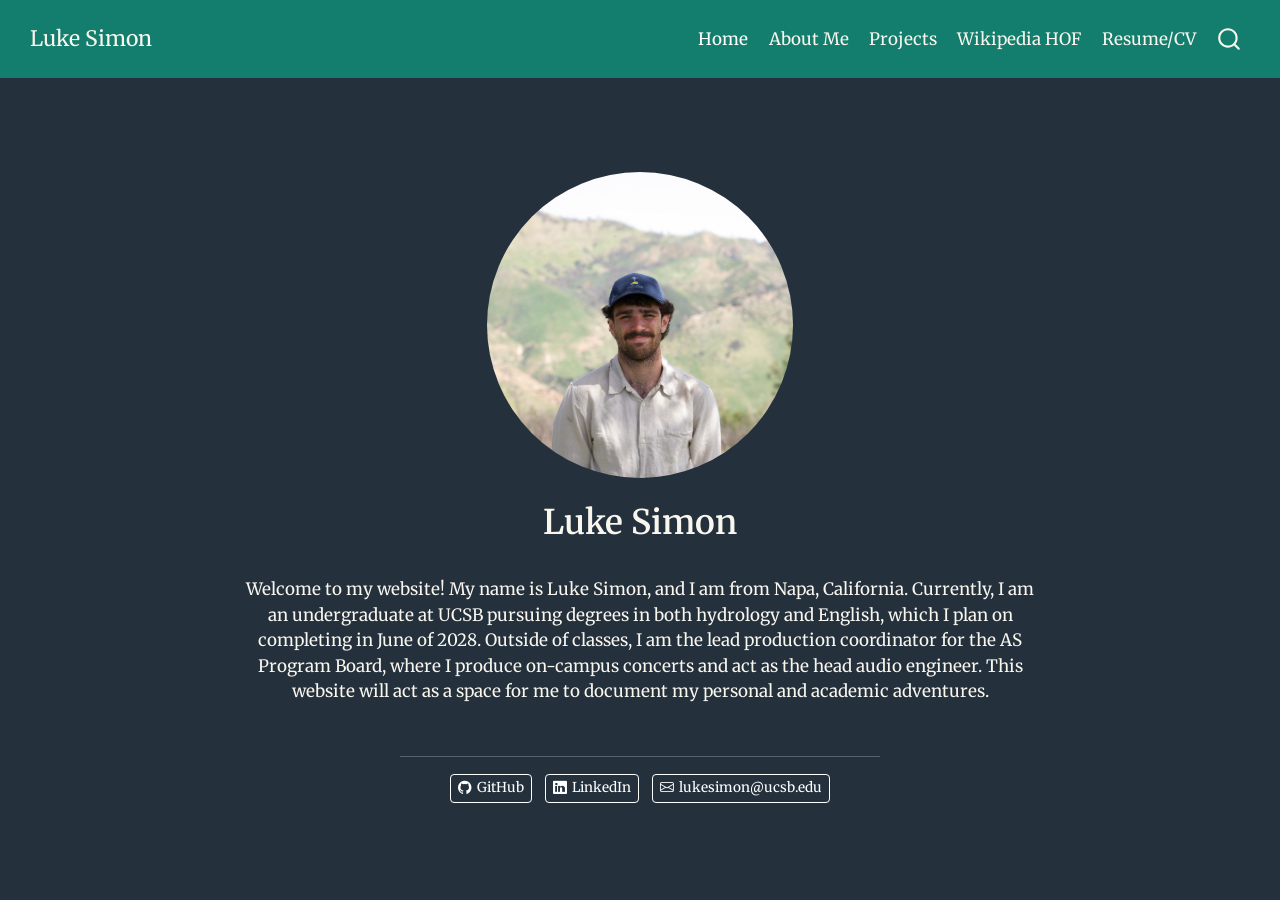
<file: docs/index.html>
<!DOCTYPE html>
<html xmlns="http://www.w3.org/1999/xhtml" lang="en" xml:lang="en"><head>

<meta charset="utf-8">
<meta name="generator" content="quarto-1.9.36">

<meta name="viewport" content="width=device-width, initial-scale=1.0, user-scalable=yes">


<title>Luke Simon</title>
<style>
/* Default styles provided by pandoc.
** See https://pandoc.org/MANUAL.html#variables-for-html for config info.
*/
code{white-space: pre-wrap;}
span.smallcaps{font-variant: small-caps;}
div.columns{display: flex; gap: min(4vw, 1.5em);}
div.column{flex: auto; overflow-x: auto;}
div.hanging-indent{margin-left: 1.5em; text-indent: -1.5em;}
ul.task-list{list-style: none;}
ul.task-list li input[type="checkbox"] {
  width: 0.8em;
  margin: 0 0.8em 0.2em -1em; /* quarto-specific, see https://github.com/quarto-dev/quarto-cli/issues/4556 */ 
  vertical-align: middle;
}
</style>


<script src="site_libs/quarto-nav/quarto-nav.js"></script>
<script src="site_libs/quarto-nav/headroom.min.js"></script>
<script src="site_libs/clipboard/clipboard.min.js"></script>
<script src="site_libs/quarto-search/autocomplete.umd.js"></script>
<script src="site_libs/quarto-search/fuse.min.js"></script>
<script src="site_libs/quarto-search/quarto-search.js"></script>
<meta name="quarto:offset" content="./">
<script src="site_libs/quarto-html/quarto.js" type="module"></script>
<script src="site_libs/quarto-html/tabsets/tabsets.js" type="module"></script>
<script src="site_libs/quarto-html/popper.min.js"></script>
<script src="site_libs/quarto-html/tippy.umd.min.js"></script>
<link href="site_libs/quarto-html/tippy.css" rel="stylesheet">
<link href="site_libs/quarto-html/quarto-syntax-highlighting-dark-f418161beb48e0141c760e455f12af2c.css" rel="stylesheet" id="quarto-text-highlighting-styles">
<script src="site_libs/bootstrap/bootstrap.min.js"></script>
<link href="site_libs/bootstrap/bootstrap-icons.css" rel="stylesheet">
<link href="site_libs/bootstrap/bootstrap-4e957e90a3b500b27da8a49f455f642f.min.css" rel="stylesheet" append-hash="true" id="quarto-bootstrap" data-mode="dark">
<script id="quarto-search-options" type="application/json">{
  "location": "navbar",
  "copy-button": false,
  "collapse-after": 3,
  "panel-placement": "end",
  "type": "overlay",
  "limit": 50,
  "keyboard-shortcut": [
    "f",
    "/",
    "s"
  ],
  "show-item-context": false,
  "language": {
    "search-no-results-text": "No results",
    "search-matching-documents-text": "matching documents",
    "search-copy-link-title": "Copy link to search",
    "search-hide-matches-text": "Hide additional matches",
    "search-more-match-text": "more match in this document",
    "search-more-matches-text": "more matches in this document",
    "search-clear-button-title": "Clear",
    "search-text-placeholder": "",
    "search-detached-cancel-button-title": "Cancel",
    "search-submit-button-title": "Submit",
    "search-label": "Search"
  }
}</script>


</head>

<body class="nav-fixed fullcontent quarto-light">

<div id="quarto-search-results"></div>
  <header id="quarto-header" class="headroom fixed-top">
    <nav class="navbar navbar-expand-lg " data-bs-theme="dark">
      <div class="navbar-container container-fluid">
      <div class="navbar-brand-container mx-auto">
    <a class="navbar-brand" href="./index.html">
    <span class="navbar-title">Luke Simon</span>
    </a>
  </div>
            <div id="quarto-search" class="" title="Search"></div>
          <button class="navbar-toggler" type="button" data-bs-toggle="collapse" data-bs-target="#navbarCollapse" aria-controls="navbarCollapse" role="menu" aria-expanded="false" aria-label="Toggle navigation" onclick="if (window.quartoToggleHeadroom) { window.quartoToggleHeadroom(); }">
  <span class="navbar-toggler-icon"></span>
</button>
          <div class="collapse navbar-collapse" id="navbarCollapse">
            <ul class="navbar-nav navbar-nav-scroll ms-auto">
  <li class="nav-item">
    <a class="nav-link active" href="./index.html" aria-current="page"> 
<span class="menu-text">Home</span></a>
  </li>  
  <li class="nav-item">
    <a class="nav-link" href="./about.html"> 
<span class="menu-text">About Me</span></a>
  </li>  
  <li class="nav-item">
    <a class="nav-link" href="./projects.html"> 
<span class="menu-text">Projects</span></a>
  </li>  
  <li class="nav-item">
    <a class="nav-link" href="./hof.html"> 
<span class="menu-text">Wikipedia HOF</span></a>
  </li>  
  <li class="nav-item">
    <a class="nav-link" href="./resume.html"> 
<span class="menu-text">Resume/CV</span></a>
  </li>  
</ul>
          </div> <!-- /navcollapse -->
            <div class="quarto-navbar-tools">
</div>
      </div> <!-- /container-fluid -->
    </nav>
</header>
<!-- content -->
<div id="quarto-content" class="quarto-container page-columns page-rows-contents page-layout-article page-navbar">
<!-- sidebar -->
<!-- margin-sidebar -->
    
<!-- main -->
<div class="quarto-about-jolla">
  <img src="images/headshot.jpeg" class="about-image
  round " style="height: 18em; width: 18em;">
 <header id="title-block-header" class="quarto-title-block default">
<div class="quarto-title">
<h1 class="title">Luke Simon</h1>
</div>
<div class="quarto-title-meta">
  </div>
</header><main class="content" id="quarto-document-content">
<p>Welcome to my website! My name is Luke Simon, and I am from Napa, California. Currently, I am an undergraduate at UCSB pursuing degrees in both hydrology and English, which I plan on completing in June of 2028. Outside of classes, I am the lead production coordinator for the AS Program Board, where I produce on-campus concerts and act as the head audio engineer. This website will act as a space for me to document my personal and academic adventures.</p>


</main> 
  <hr class="about-sep">
   <div class="about-links">
  <a href="https://github.com/lukesimonn" class="about-link" rel="" target="">
    <i class="bi bi-github"></i>
     <span class="about-link-text">GitHub</span>
  </a>
  <a href="https://www.linkedin.com/in/luke-simon-81799340b" class="about-link" rel="" target="">
    <i class="bi bi-linkedin"></i>
     <span class="about-link-text">LinkedIn</span>
  </a>
  <a href="mailto:lukesimon@ucsb.edu" class="about-link" rel="" target="">
    <i class="bi bi-envelope"></i>
     <span class="about-link-text">lukesimon@ucsb.edu</span>
  </a>
</div>
</div>
 <!-- /main -->
<script id="quarto-html-after-body" type="application/javascript">
  window.document.addEventListener("DOMContentLoaded", function (event) {
    const isCodeAnnotation = (el) => {
      for (const clz of el.classList) {
        if (clz.startsWith('code-annotation-')) {                     
          return true;
        }
      }
      return false;
    }
    const onCopySuccess = function(e) {
      // button target
      const button = e.trigger;
      // don't keep focus
      button.blur();
      // flash "checked"
      button.classList.add('code-copy-button-checked');
      var currentTitle = button.getAttribute("title");
      button.setAttribute("title", "Copied!");
      let tooltip;
      if (window.bootstrap) {
        button.setAttribute("data-bs-toggle", "tooltip");
        button.setAttribute("data-bs-placement", "left");
        button.setAttribute("data-bs-title", "Copied!");
        tooltip = new bootstrap.Tooltip(button, 
          { trigger: "manual", 
            customClass: "code-copy-button-tooltip",
            offset: [0, -8]});
        tooltip.show();    
      }
      setTimeout(function() {
        if (tooltip) {
          tooltip.hide();
          button.removeAttribute("data-bs-title");
          button.removeAttribute("data-bs-toggle");
          button.removeAttribute("data-bs-placement");
        }
        button.setAttribute("title", currentTitle);
        button.classList.remove('code-copy-button-checked');
      }, 1000);
      // clear code selection
      e.clearSelection();
    }
    const getTextToCopy = function(trigger) {
      const outerScaffold = trigger.parentElement.cloneNode(true);
      const codeEl = outerScaffold.querySelector('code');
      for (const childEl of codeEl.children) {
        if (isCodeAnnotation(childEl)) {
          childEl.remove();
        }
      }
      return codeEl.innerText;
    }
    const clipboard = new window.ClipboardJS('.code-copy-button:not([data-in-quarto-modal])', {
      text: getTextToCopy
    });
    clipboard.on('success', onCopySuccess);
    if (window.document.getElementById('quarto-embedded-source-code-modal')) {
      const clipboardModal = new window.ClipboardJS('.code-copy-button[data-in-quarto-modal]', {
        text: getTextToCopy,
        container: window.document.getElementById('quarto-embedded-source-code-modal')
      });
      clipboardModal.on('success', onCopySuccess);
    }
      var localhostRegex = new RegExp(/^(?:http|https):\/\/localhost\:?[0-9]*\//);
      var mailtoRegex = new RegExp(/^mailto:/);
        var filterRegex = new RegExp('/' + window.location.host + '/');
      var isInternal = (href) => {
          return filterRegex.test(href) || localhostRegex.test(href) || mailtoRegex.test(href);
      }
      // Inspect non-navigation links and adorn them if external
     var links = window.document.querySelectorAll('a[href]:not(.nav-link):not(.navbar-brand):not(.toc-action):not(.sidebar-link):not(.sidebar-item-toggle):not(.pagination-link):not(.no-external):not([aria-hidden]):not(.dropdown-item):not(.quarto-navigation-tool):not(.about-link)');
      for (var i=0; i<links.length; i++) {
        const link = links[i];
        if (!isInternal(link.href)) {
          // undo the damage that might have been done by quarto-nav.js in the case of
          // links that we want to consider external
          if (link.dataset.originalHref !== undefined) {
            link.href = link.dataset.originalHref;
          }
        }
      }
    function tippyHover(el, contentFn, onTriggerFn, onUntriggerFn) {
      const config = {
        allowHTML: true,
        maxWidth: 500,
        delay: 100,
        arrow: false,
        appendTo: function(el) {
            return el.parentElement;
        },
        interactive: true,
        interactiveBorder: 10,
        theme: 'quarto',
        placement: 'bottom-start',
      };
      if (contentFn) {
        config.content = contentFn;
      }
      if (onTriggerFn) {
        config.onTrigger = onTriggerFn;
      }
      if (onUntriggerFn) {
        config.onUntrigger = onUntriggerFn;
      }
      window.tippy(el, config); 
    }
    const noterefs = window.document.querySelectorAll('a[role="doc-noteref"]');
    for (var i=0; i<noterefs.length; i++) {
      const ref = noterefs[i];
      tippyHover(ref, function() {
        // use id or data attribute instead here
        let href = ref.getAttribute('data-footnote-href') || ref.getAttribute('href');
        try { href = new URL(href).hash; } catch {}
        const id = href.replace(/^#\/?/, "");
        const note = window.document.getElementById(id);
        if (note) {
          return note.innerHTML;
        } else {
          return "";
        }
      });
    }
    const xrefs = window.document.querySelectorAll('a.quarto-xref');
    const processXRef = (id, note) => {
      // Strip column container classes
      const stripColumnClz = (el) => {
        el.classList.remove("page-full", "page-columns");
        if (el.children) {
          for (const child of el.children) {
            stripColumnClz(child);
          }
        }
      }
      stripColumnClz(note)
      if (id === null || id.startsWith('sec-')) {
        // Special case sections, only their first couple elements
        const container = document.createElement("div");
        if (note.children && note.children.length > 2) {
          container.appendChild(note.children[0].cloneNode(true));
          for (let i = 1; i < note.children.length; i++) {
            const child = note.children[i];
            if (child.tagName === "P" && child.innerText === "") {
              continue;
            } else {
              container.appendChild(child.cloneNode(true));
              break;
            }
          }
          if (window.Quarto?.typesetMath) {
            window.Quarto.typesetMath(container);
          }
          return container.innerHTML
        } else {
          if (window.Quarto?.typesetMath) {
            window.Quarto.typesetMath(note);
          }
          return note.innerHTML;
        }
      } else {
        // Remove any anchor links if they are present
        const anchorLink = note.querySelector('a.anchorjs-link');
        if (anchorLink) {
          anchorLink.remove();
        }
        if (window.Quarto?.typesetMath) {
          window.Quarto.typesetMath(note);
        }
        if (note.classList.contains("callout")) {
          return note.outerHTML;
        } else {
          return note.innerHTML;
        }
      }
    }
    for (var i=0; i<xrefs.length; i++) {
      const xref = xrefs[i];
      tippyHover(xref, undefined, function(instance) {
        instance.disable();
        let url = xref.getAttribute('href');
        let hash = undefined; 
        if (url.startsWith('#')) {
          hash = url;
        } else {
          try { hash = new URL(url).hash; } catch {}
        }
        if (hash) {
          const id = hash.replace(/^#\/?/, "");
          const note = window.document.getElementById(id);
          if (note !== null) {
            try {
              const html = processXRef(id, note.cloneNode(true));
              instance.setContent(html);
            } finally {
              instance.enable();
              instance.show();
            }
          } else {
            // See if we can fetch this
            fetch(url.split('#')[0])
            .then(res => res.text())
            .then(html => {
              const parser = new DOMParser();
              const htmlDoc = parser.parseFromString(html, "text/html");
              const note = htmlDoc.getElementById(id);
              if (note !== null) {
                const html = processXRef(id, note);
                instance.setContent(html);
              } 
            }).finally(() => {
              instance.enable();
              instance.show();
            });
          }
        } else {
          // See if we can fetch a full url (with no hash to target)
          // This is a special case and we should probably do some content thinning / targeting
          fetch(url)
          .then(res => res.text())
          .then(html => {
            const parser = new DOMParser();
            const htmlDoc = parser.parseFromString(html, "text/html");
            const note = htmlDoc.querySelector('main.content');
            if (note !== null) {
              // This should only happen for chapter cross references
              // (since there is no id in the URL)
              // remove the first header
              if (note.children.length > 0 && note.children[0].tagName === "HEADER") {
                note.children[0].remove();
              }
              const html = processXRef(null, note);
              instance.setContent(html);
            } 
          }).finally(() => {
            instance.enable();
            instance.show();
          });
        }
      }, function(instance) {
      });
    }
        let selectedAnnoteEl;
        const selectorForAnnotation = ( cell, annotation) => {
          let cellAttr = 'data-code-cell="' + cell + '"';
          let lineAttr = 'data-code-annotation="' +  annotation + '"';
          const selector = 'span[' + cellAttr + '][' + lineAttr + ']';
          return selector;
        }
        const selectCodeLines = (annoteEl) => {
          const doc = window.document;
          const targetCell = annoteEl.getAttribute("data-target-cell");
          const targetAnnotation = annoteEl.getAttribute("data-target-annotation");
          const annoteSpan = window.document.querySelector(selectorForAnnotation(targetCell, targetAnnotation));
          const lines = annoteSpan.getAttribute("data-code-lines").split(",");
          const lineIds = lines.map((line) => {
            return targetCell + "-" + line;
          })
          let top = null;
          let height = null;
          let parent = null;
          if (lineIds.length > 0) {
              //compute the position of the single el (top and bottom and make a div)
              const el = window.document.getElementById(lineIds[0]);
              top = el.offsetTop;
              height = el.offsetHeight;
              parent = el.parentElement.parentElement;
            if (lineIds.length > 1) {
              const lastEl = window.document.getElementById(lineIds[lineIds.length - 1]);
              const bottom = lastEl.offsetTop + lastEl.offsetHeight;
              height = bottom - top;
            }
            if (top !== null && height !== null && parent !== null) {
              // cook up a div (if necessary) and position it 
              let div = window.document.getElementById("code-annotation-line-highlight");
              if (div === null) {
                div = window.document.createElement("div");
                div.setAttribute("id", "code-annotation-line-highlight");
                div.style.position = 'absolute';
                parent.appendChild(div);
              }
              div.style.top = top - 2 + "px";
              div.style.height = height + 4 + "px";
              div.style.left = 0;
              let gutterDiv = window.document.getElementById("code-annotation-line-highlight-gutter");
              if (gutterDiv === null) {
                gutterDiv = window.document.createElement("div");
                gutterDiv.setAttribute("id", "code-annotation-line-highlight-gutter");
                gutterDiv.style.position = 'absolute';
                const codeCell = window.document.getElementById(targetCell);
                const gutter = codeCell.querySelector('.code-annotation-gutter');
                gutter.appendChild(gutterDiv);
              }
              gutterDiv.style.top = top - 2 + "px";
              gutterDiv.style.height = height + 4 + "px";
            }
            selectedAnnoteEl = annoteEl;
          }
        };
        const unselectCodeLines = () => {
          const elementsIds = ["code-annotation-line-highlight", "code-annotation-line-highlight-gutter"];
          elementsIds.forEach((elId) => {
            const div = window.document.getElementById(elId);
            if (div) {
              div.remove();
            }
          });
          selectedAnnoteEl = undefined;
        };
          // Handle positioning of the toggle
      window.addEventListener(
        "resize",
        throttle(() => {
          elRect = undefined;
          if (selectedAnnoteEl) {
            selectCodeLines(selectedAnnoteEl);
          }
        }, 10)
      );
      function throttle(fn, ms) {
      let throttle = false;
      let timer;
        return (...args) => {
          if(!throttle) { // first call gets through
              fn.apply(this, args);
              throttle = true;
          } else { // all the others get throttled
              if(timer) clearTimeout(timer); // cancel #2
              timer = setTimeout(() => {
                fn.apply(this, args);
                timer = throttle = false;
              }, ms);
          }
        };
      }
        // Attach click handler to the DT
        const annoteDls = window.document.querySelectorAll('dt[data-target-cell]');
        for (const annoteDlNode of annoteDls) {
          annoteDlNode.addEventListener('click', (event) => {
            const clickedEl = event.target;
            if (clickedEl !== selectedAnnoteEl) {
              unselectCodeLines();
              const activeEl = window.document.querySelector('dt[data-target-cell].code-annotation-active');
              if (activeEl) {
                activeEl.classList.remove('code-annotation-active');
              }
              selectCodeLines(clickedEl);
              clickedEl.classList.add('code-annotation-active');
            } else {
              // Unselect the line
              unselectCodeLines();
              clickedEl.classList.remove('code-annotation-active');
            }
          });
        }
    const findCites = (el) => {
      const parentEl = el.parentElement;
      if (parentEl) {
        const cites = parentEl.dataset.cites;
        if (cites) {
          return {
            el,
            cites: cites.split(' ')
          };
        } else {
          return findCites(el.parentElement)
        }
      } else {
        return undefined;
      }
    };
    var bibliorefs = window.document.querySelectorAll('a[role="doc-biblioref"]');
    for (var i=0; i<bibliorefs.length; i++) {
      const ref = bibliorefs[i];
      const citeInfo = findCites(ref);
      if (citeInfo) {
        tippyHover(citeInfo.el, function() {
          var popup = window.document.createElement('div');
          citeInfo.cites.forEach(function(cite) {
            var citeDiv = window.document.createElement('div');
            citeDiv.classList.add('hanging-indent');
            citeDiv.classList.add('csl-entry');
            var biblioDiv = window.document.getElementById('ref-' + cite);
            if (biblioDiv) {
              citeDiv.innerHTML = biblioDiv.innerHTML;
            }
            popup.appendChild(citeDiv);
          });
          return popup.innerHTML;
        });
      }
    }
  });
  </script>
</div> <!-- /content -->




</body></html>
</file>
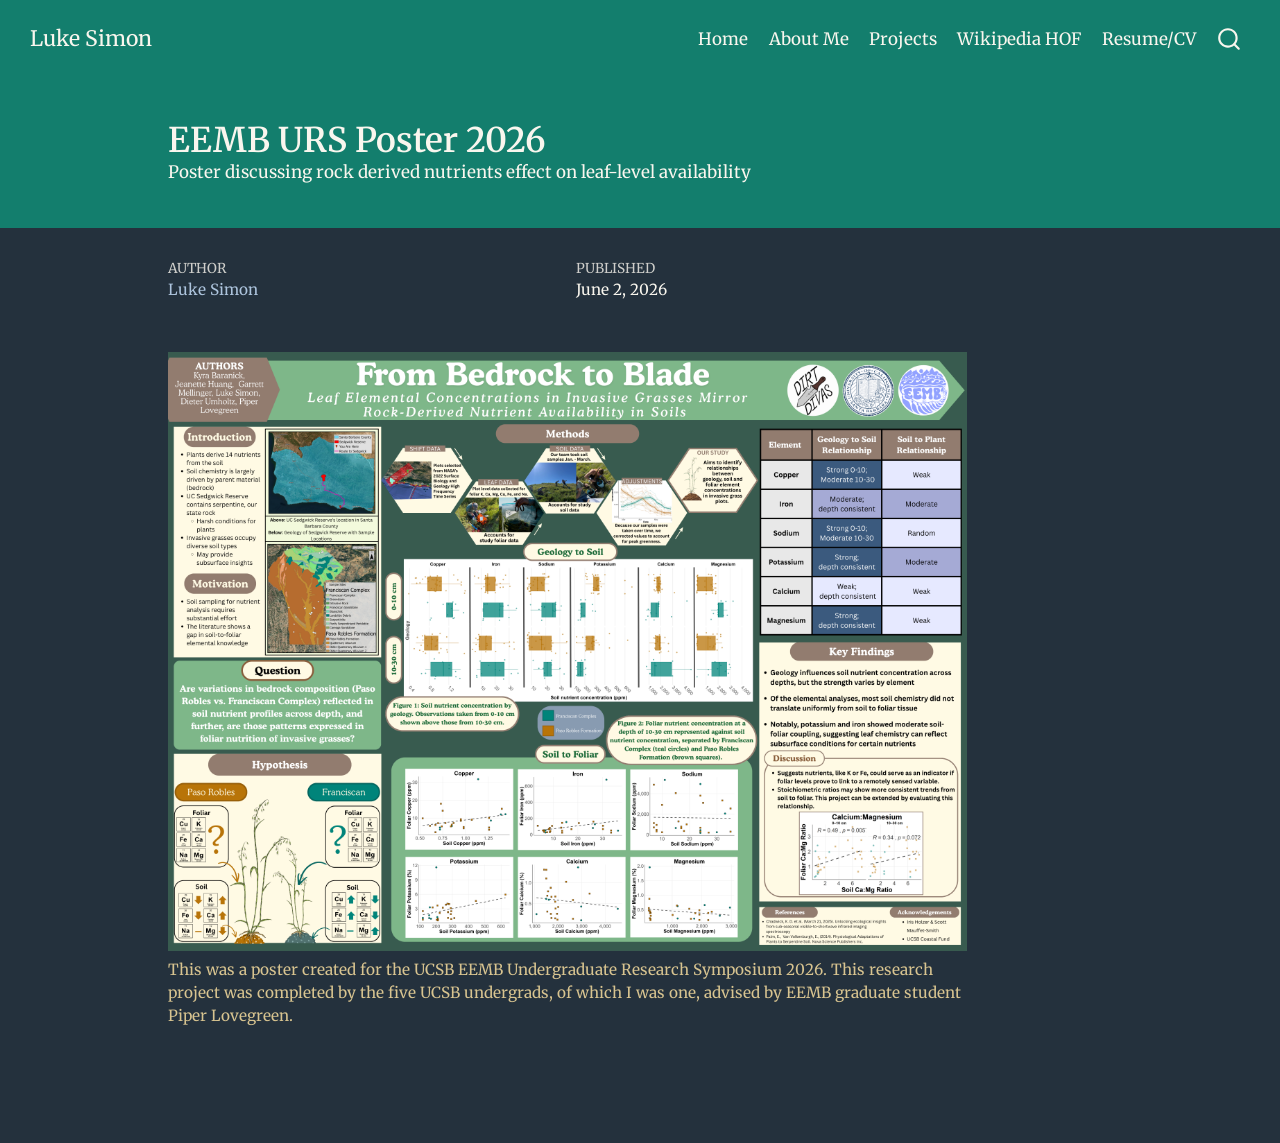
<file: docs/posts/2026-06-02-Divas-Project/index.html>
<!DOCTYPE html>
<html xmlns="http://www.w3.org/1999/xhtml" lang="en" xml:lang="en"><head>

<meta charset="utf-8">
<meta name="generator" content="quarto-1.9.36">

<meta name="viewport" content="width=device-width, initial-scale=1.0, user-scalable=yes">

<meta name="author" content="Luke Simon">
<meta name="dcterms.date" content="2026-06-02">
<meta name="description" content="Poster discussing rock derived nutrients effect on leaf-level availability">

<title>EEMB URS Poster 2026 – Luke Simon</title>
<style>
/* Default styles provided by pandoc.
** See https://pandoc.org/MANUAL.html#variables-for-html for config info.
*/
code{white-space: pre-wrap;}
span.smallcaps{font-variant: small-caps;}
div.columns{display: flex; gap: min(4vw, 1.5em);}
div.column{flex: auto; overflow-x: auto;}
div.hanging-indent{margin-left: 1.5em; text-indent: -1.5em;}
ul.task-list{list-style: none;}
ul.task-list li input[type="checkbox"] {
  width: 0.8em;
  margin: 0 0.8em 0.2em -1em; /* quarto-specific, see https://github.com/quarto-dev/quarto-cli/issues/4556 */ 
  vertical-align: middle;
}
</style>


<script src="../../site_libs/quarto-nav/quarto-nav.js"></script>
<script src="../../site_libs/quarto-nav/headroom.min.js"></script>
<script src="../../site_libs/clipboard/clipboard.min.js"></script>
<script src="../../site_libs/quarto-search/autocomplete.umd.js"></script>
<script src="../../site_libs/quarto-search/fuse.min.js"></script>
<script src="../../site_libs/quarto-search/quarto-search.js"></script>
<meta name="quarto:offset" content="../../">
<script src="../../site_libs/quarto-html/quarto.js" type="module"></script>
<script src="../../site_libs/quarto-html/tabsets/tabsets.js" type="module"></script>
<script src="../../site_libs/quarto-html/popper.min.js"></script>
<script src="../../site_libs/quarto-html/tippy.umd.min.js"></script>
<script src="../../site_libs/quarto-html/anchor.min.js"></script>
<link href="../../site_libs/quarto-html/tippy.css" rel="stylesheet">
<link href="../../site_libs/quarto-html/quarto-syntax-highlighting-dark-f418161beb48e0141c760e455f12af2c.css" rel="stylesheet" id="quarto-text-highlighting-styles">
<script src="../../site_libs/bootstrap/bootstrap.min.js"></script>
<link href="../../site_libs/bootstrap/bootstrap-icons.css" rel="stylesheet">
<link href="../../site_libs/bootstrap/bootstrap-4e957e90a3b500b27da8a49f455f642f.min.css" rel="stylesheet" append-hash="true" id="quarto-bootstrap" data-mode="dark">
<script id="quarto-search-options" type="application/json">{
  "location": "navbar",
  "copy-button": false,
  "collapse-after": 3,
  "panel-placement": "end",
  "type": "overlay",
  "limit": 50,
  "keyboard-shortcut": [
    "f",
    "/",
    "s"
  ],
  "show-item-context": false,
  "language": {
    "search-no-results-text": "No results",
    "search-matching-documents-text": "matching documents",
    "search-copy-link-title": "Copy link to search",
    "search-hide-matches-text": "Hide additional matches",
    "search-more-match-text": "more match in this document",
    "search-more-matches-text": "more matches in this document",
    "search-clear-button-title": "Clear",
    "search-text-placeholder": "",
    "search-detached-cancel-button-title": "Cancel",
    "search-submit-button-title": "Submit",
    "search-label": "Search"
  }
}</script>


</head>

<body class="nav-fixed quarto-light">

<div id="quarto-search-results"></div>
  <header id="quarto-header" class="headroom fixed-top quarto-banner">
    <nav class="navbar navbar-expand-lg " data-bs-theme="dark">
      <div class="navbar-container container-fluid">
      <div class="navbar-brand-container mx-auto">
    <a class="navbar-brand" href="../../index.html">
    <span class="navbar-title">Luke Simon</span>
    </a>
  </div>
            <div id="quarto-search" class="" title="Search"></div>
          <button class="navbar-toggler" type="button" data-bs-toggle="collapse" data-bs-target="#navbarCollapse" aria-controls="navbarCollapse" role="menu" aria-expanded="false" aria-label="Toggle navigation" onclick="if (window.quartoToggleHeadroom) { window.quartoToggleHeadroom(); }">
  <span class="navbar-toggler-icon"></span>
</button>
          <div class="collapse navbar-collapse" id="navbarCollapse">
            <ul class="navbar-nav navbar-nav-scroll ms-auto">
  <li class="nav-item">
    <a class="nav-link" href="../../index.html"> 
<span class="menu-text">Home</span></a>
  </li>  
  <li class="nav-item">
    <a class="nav-link" href="../../about.html"> 
<span class="menu-text">About Me</span></a>
  </li>  
  <li class="nav-item">
    <a class="nav-link" href="../../projects.html"> 
<span class="menu-text">Projects</span></a>
  </li>  
  <li class="nav-item">
    <a class="nav-link" href="../../hof.html"> 
<span class="menu-text">Wikipedia HOF</span></a>
  </li>  
  <li class="nav-item">
    <a class="nav-link" href="../../resume.html"> 
<span class="menu-text">Resume/CV</span></a>
  </li>  
</ul>
          </div> <!-- /navcollapse -->
            <div class="quarto-navbar-tools">
</div>
      </div> <!-- /container-fluid -->
    </nav>
</header>
<!-- content -->
<header id="title-block-header" class="quarto-title-block default page-columns page-full">
  <div class="quarto-title-banner page-columns page-full">
    <div class="quarto-title column-body">
      <h1 class="title">EEMB URS Poster 2026</h1>
                  <div>
        <div class="description">
          Poster discussing rock derived nutrients effect on leaf-level availability
        </div>
      </div>
                </div>
  </div>
    
  
  <div class="quarto-title-meta">

      <div>
      <div class="quarto-title-meta-heading">Author</div>
      <div class="quarto-title-meta-contents">
               <p><a href="https://lukesimonn.github.io">Luke Simon</a> </p>
            </div>
    </div>
      
      <div>
      <div class="quarto-title-meta-heading">Published</div>
      <div class="quarto-title-meta-contents">
        <p class="date">June 2, 2026</p>
      </div>
    </div>
    
      
    </div>
    
  
  </header><div id="quarto-content" class="quarto-container page-columns page-rows-contents page-layout-article page-navbar">
<!-- sidebar -->
<!-- margin-sidebar -->
    <div id="quarto-margin-sidebar" class="sidebar margin-sidebar zindex-bottom">
        
    </div>
<!-- main -->
<main class="content quarto-banner-title-block" id="quarto-document-content">





<div class="quarto-figure quarto-figure-center">
<figure class="figure">
<p><img src="Poster.png" class="img-fluid figure-img"></p>
<figcaption>This was a poster created for the UCSB EEMB Undergraduate Research Symposium 2026. This research project was completed by the five UCSB undergrads, of which I was one, advised by EEMB graduate student Piper Lovegreen.</figcaption>
</figure>
</div>



</main> <!-- /main -->
<script id="quarto-html-after-body" type="application/javascript">
  window.document.addEventListener("DOMContentLoaded", function (event) {
    const icon = "";
    const anchorJS = new window.AnchorJS();
    anchorJS.options = {
      placement: 'right',
      icon: icon
    };
    anchorJS.add('.anchored');
    const isCodeAnnotation = (el) => {
      for (const clz of el.classList) {
        if (clz.startsWith('code-annotation-')) {                     
          return true;
        }
      }
      return false;
    }
    const onCopySuccess = function(e) {
      // button target
      const button = e.trigger;
      // don't keep focus
      button.blur();
      // flash "checked"
      button.classList.add('code-copy-button-checked');
      var currentTitle = button.getAttribute("title");
      button.setAttribute("title", "Copied!");
      let tooltip;
      if (window.bootstrap) {
        button.setAttribute("data-bs-toggle", "tooltip");
        button.setAttribute("data-bs-placement", "left");
        button.setAttribute("data-bs-title", "Copied!");
        tooltip = new bootstrap.Tooltip(button, 
          { trigger: "manual", 
            customClass: "code-copy-button-tooltip",
            offset: [0, -8]});
        tooltip.show();    
      }
      setTimeout(function() {
        if (tooltip) {
          tooltip.hide();
          button.removeAttribute("data-bs-title");
          button.removeAttribute("data-bs-toggle");
          button.removeAttribute("data-bs-placement");
        }
        button.setAttribute("title", currentTitle);
        button.classList.remove('code-copy-button-checked');
      }, 1000);
      // clear code selection
      e.clearSelection();
    }
    const getTextToCopy = function(trigger) {
      const outerScaffold = trigger.parentElement.cloneNode(true);
      const codeEl = outerScaffold.querySelector('code');
      for (const childEl of codeEl.children) {
        if (isCodeAnnotation(childEl)) {
          childEl.remove();
        }
      }
      return codeEl.innerText;
    }
    const clipboard = new window.ClipboardJS('.code-copy-button:not([data-in-quarto-modal])', {
      text: getTextToCopy
    });
    clipboard.on('success', onCopySuccess);
    if (window.document.getElementById('quarto-embedded-source-code-modal')) {
      const clipboardModal = new window.ClipboardJS('.code-copy-button[data-in-quarto-modal]', {
        text: getTextToCopy,
        container: window.document.getElementById('quarto-embedded-source-code-modal')
      });
      clipboardModal.on('success', onCopySuccess);
    }
      var localhostRegex = new RegExp(/^(?:http|https):\/\/localhost\:?[0-9]*\//);
      var mailtoRegex = new RegExp(/^mailto:/);
        var filterRegex = new RegExp('/' + window.location.host + '/');
      var isInternal = (href) => {
          return filterRegex.test(href) || localhostRegex.test(href) || mailtoRegex.test(href);
      }
      // Inspect non-navigation links and adorn them if external
     var links = window.document.querySelectorAll('a[href]:not(.nav-link):not(.navbar-brand):not(.toc-action):not(.sidebar-link):not(.sidebar-item-toggle):not(.pagination-link):not(.no-external):not([aria-hidden]):not(.dropdown-item):not(.quarto-navigation-tool):not(.about-link)');
      for (var i=0; i<links.length; i++) {
        const link = links[i];
        if (!isInternal(link.href)) {
          // undo the damage that might have been done by quarto-nav.js in the case of
          // links that we want to consider external
          if (link.dataset.originalHref !== undefined) {
            link.href = link.dataset.originalHref;
          }
        }
      }
    function tippyHover(el, contentFn, onTriggerFn, onUntriggerFn) {
      const config = {
        allowHTML: true,
        maxWidth: 500,
        delay: 100,
        arrow: false,
        appendTo: function(el) {
            return el.parentElement;
        },
        interactive: true,
        interactiveBorder: 10,
        theme: 'quarto',
        placement: 'bottom-start',
      };
      if (contentFn) {
        config.content = contentFn;
      }
      if (onTriggerFn) {
        config.onTrigger = onTriggerFn;
      }
      if (onUntriggerFn) {
        config.onUntrigger = onUntriggerFn;
      }
      window.tippy(el, config); 
    }
    const noterefs = window.document.querySelectorAll('a[role="doc-noteref"]');
    for (var i=0; i<noterefs.length; i++) {
      const ref = noterefs[i];
      tippyHover(ref, function() {
        // use id or data attribute instead here
        let href = ref.getAttribute('data-footnote-href') || ref.getAttribute('href');
        try { href = new URL(href).hash; } catch {}
        const id = href.replace(/^#\/?/, "");
        const note = window.document.getElementById(id);
        if (note) {
          return note.innerHTML;
        } else {
          return "";
        }
      });
    }
    const xrefs = window.document.querySelectorAll('a.quarto-xref');
    const processXRef = (id, note) => {
      // Strip column container classes
      const stripColumnClz = (el) => {
        el.classList.remove("page-full", "page-columns");
        if (el.children) {
          for (const child of el.children) {
            stripColumnClz(child);
          }
        }
      }
      stripColumnClz(note)
      if (id === null || id.startsWith('sec-')) {
        // Special case sections, only their first couple elements
        const container = document.createElement("div");
        if (note.children && note.children.length > 2) {
          container.appendChild(note.children[0].cloneNode(true));
          for (let i = 1; i < note.children.length; i++) {
            const child = note.children[i];
            if (child.tagName === "P" && child.innerText === "") {
              continue;
            } else {
              container.appendChild(child.cloneNode(true));
              break;
            }
          }
          if (window.Quarto?.typesetMath) {
            window.Quarto.typesetMath(container);
          }
          return container.innerHTML
        } else {
          if (window.Quarto?.typesetMath) {
            window.Quarto.typesetMath(note);
          }
          return note.innerHTML;
        }
      } else {
        // Remove any anchor links if they are present
        const anchorLink = note.querySelector('a.anchorjs-link');
        if (anchorLink) {
          anchorLink.remove();
        }
        if (window.Quarto?.typesetMath) {
          window.Quarto.typesetMath(note);
        }
        if (note.classList.contains("callout")) {
          return note.outerHTML;
        } else {
          return note.innerHTML;
        }
      }
    }
    for (var i=0; i<xrefs.length; i++) {
      const xref = xrefs[i];
      tippyHover(xref, undefined, function(instance) {
        instance.disable();
        let url = xref.getAttribute('href');
        let hash = undefined; 
        if (url.startsWith('#')) {
          hash = url;
        } else {
          try { hash = new URL(url).hash; } catch {}
        }
        if (hash) {
          const id = hash.replace(/^#\/?/, "");
          const note = window.document.getElementById(id);
          if (note !== null) {
            try {
              const html = processXRef(id, note.cloneNode(true));
              instance.setContent(html);
            } finally {
              instance.enable();
              instance.show();
            }
          } else {
            // See if we can fetch this
            fetch(url.split('#')[0])
            .then(res => res.text())
            .then(html => {
              const parser = new DOMParser();
              const htmlDoc = parser.parseFromString(html, "text/html");
              const note = htmlDoc.getElementById(id);
              if (note !== null) {
                const html = processXRef(id, note);
                instance.setContent(html);
              } 
            }).finally(() => {
              instance.enable();
              instance.show();
            });
          }
        } else {
          // See if we can fetch a full url (with no hash to target)
          // This is a special case and we should probably do some content thinning / targeting
          fetch(url)
          .then(res => res.text())
          .then(html => {
            const parser = new DOMParser();
            const htmlDoc = parser.parseFromString(html, "text/html");
            const note = htmlDoc.querySelector('main.content');
            if (note !== null) {
              // This should only happen for chapter cross references
              // (since there is no id in the URL)
              // remove the first header
              if (note.children.length > 0 && note.children[0].tagName === "HEADER") {
                note.children[0].remove();
              }
              const html = processXRef(null, note);
              instance.setContent(html);
            } 
          }).finally(() => {
            instance.enable();
            instance.show();
          });
        }
      }, function(instance) {
      });
    }
        let selectedAnnoteEl;
        const selectorForAnnotation = ( cell, annotation) => {
          let cellAttr = 'data-code-cell="' + cell + '"';
          let lineAttr = 'data-code-annotation="' +  annotation + '"';
          const selector = 'span[' + cellAttr + '][' + lineAttr + ']';
          return selector;
        }
        const selectCodeLines = (annoteEl) => {
          const doc = window.document;
          const targetCell = annoteEl.getAttribute("data-target-cell");
          const targetAnnotation = annoteEl.getAttribute("data-target-annotation");
          const annoteSpan = window.document.querySelector(selectorForAnnotation(targetCell, targetAnnotation));
          const lines = annoteSpan.getAttribute("data-code-lines").split(",");
          const lineIds = lines.map((line) => {
            return targetCell + "-" + line;
          })
          let top = null;
          let height = null;
          let parent = null;
          if (lineIds.length > 0) {
              //compute the position of the single el (top and bottom and make a div)
              const el = window.document.getElementById(lineIds[0]);
              top = el.offsetTop;
              height = el.offsetHeight;
              parent = el.parentElement.parentElement;
            if (lineIds.length > 1) {
              const lastEl = window.document.getElementById(lineIds[lineIds.length - 1]);
              const bottom = lastEl.offsetTop + lastEl.offsetHeight;
              height = bottom - top;
            }
            if (top !== null && height !== null && parent !== null) {
              // cook up a div (if necessary) and position it 
              let div = window.document.getElementById("code-annotation-line-highlight");
              if (div === null) {
                div = window.document.createElement("div");
                div.setAttribute("id", "code-annotation-line-highlight");
                div.style.position = 'absolute';
                parent.appendChild(div);
              }
              div.style.top = top - 2 + "px";
              div.style.height = height + 4 + "px";
              div.style.left = 0;
              let gutterDiv = window.document.getElementById("code-annotation-line-highlight-gutter");
              if (gutterDiv === null) {
                gutterDiv = window.document.createElement("div");
                gutterDiv.setAttribute("id", "code-annotation-line-highlight-gutter");
                gutterDiv.style.position = 'absolute';
                const codeCell = window.document.getElementById(targetCell);
                const gutter = codeCell.querySelector('.code-annotation-gutter');
                gutter.appendChild(gutterDiv);
              }
              gutterDiv.style.top = top - 2 + "px";
              gutterDiv.style.height = height + 4 + "px";
            }
            selectedAnnoteEl = annoteEl;
          }
        };
        const unselectCodeLines = () => {
          const elementsIds = ["code-annotation-line-highlight", "code-annotation-line-highlight-gutter"];
          elementsIds.forEach((elId) => {
            const div = window.document.getElementById(elId);
            if (div) {
              div.remove();
            }
          });
          selectedAnnoteEl = undefined;
        };
          // Handle positioning of the toggle
      window.addEventListener(
        "resize",
        throttle(() => {
          elRect = undefined;
          if (selectedAnnoteEl) {
            selectCodeLines(selectedAnnoteEl);
          }
        }, 10)
      );
      function throttle(fn, ms) {
      let throttle = false;
      let timer;
        return (...args) => {
          if(!throttle) { // first call gets through
              fn.apply(this, args);
              throttle = true;
          } else { // all the others get throttled
              if(timer) clearTimeout(timer); // cancel #2
              timer = setTimeout(() => {
                fn.apply(this, args);
                timer = throttle = false;
              }, ms);
          }
        };
      }
        // Attach click handler to the DT
        const annoteDls = window.document.querySelectorAll('dt[data-target-cell]');
        for (const annoteDlNode of annoteDls) {
          annoteDlNode.addEventListener('click', (event) => {
            const clickedEl = event.target;
            if (clickedEl !== selectedAnnoteEl) {
              unselectCodeLines();
              const activeEl = window.document.querySelector('dt[data-target-cell].code-annotation-active');
              if (activeEl) {
                activeEl.classList.remove('code-annotation-active');
              }
              selectCodeLines(clickedEl);
              clickedEl.classList.add('code-annotation-active');
            } else {
              // Unselect the line
              unselectCodeLines();
              clickedEl.classList.remove('code-annotation-active');
            }
          });
        }
    const findCites = (el) => {
      const parentEl = el.parentElement;
      if (parentEl) {
        const cites = parentEl.dataset.cites;
        if (cites) {
          return {
            el,
            cites: cites.split(' ')
          };
        } else {
          return findCites(el.parentElement)
        }
      } else {
        return undefined;
      }
    };
    var bibliorefs = window.document.querySelectorAll('a[role="doc-biblioref"]');
    for (var i=0; i<bibliorefs.length; i++) {
      const ref = bibliorefs[i];
      const citeInfo = findCites(ref);
      if (citeInfo) {
        tippyHover(citeInfo.el, function() {
          var popup = window.document.createElement('div');
          citeInfo.cites.forEach(function(cite) {
            var citeDiv = window.document.createElement('div');
            citeDiv.classList.add('hanging-indent');
            citeDiv.classList.add('csl-entry');
            var biblioDiv = window.document.getElementById('ref-' + cite);
            if (biblioDiv) {
              citeDiv.innerHTML = biblioDiv.innerHTML;
            }
            popup.appendChild(citeDiv);
          });
          return popup.innerHTML;
        });
      }
    }
  });
  </script>
</div> <!-- /content -->




</body></html>
</file>
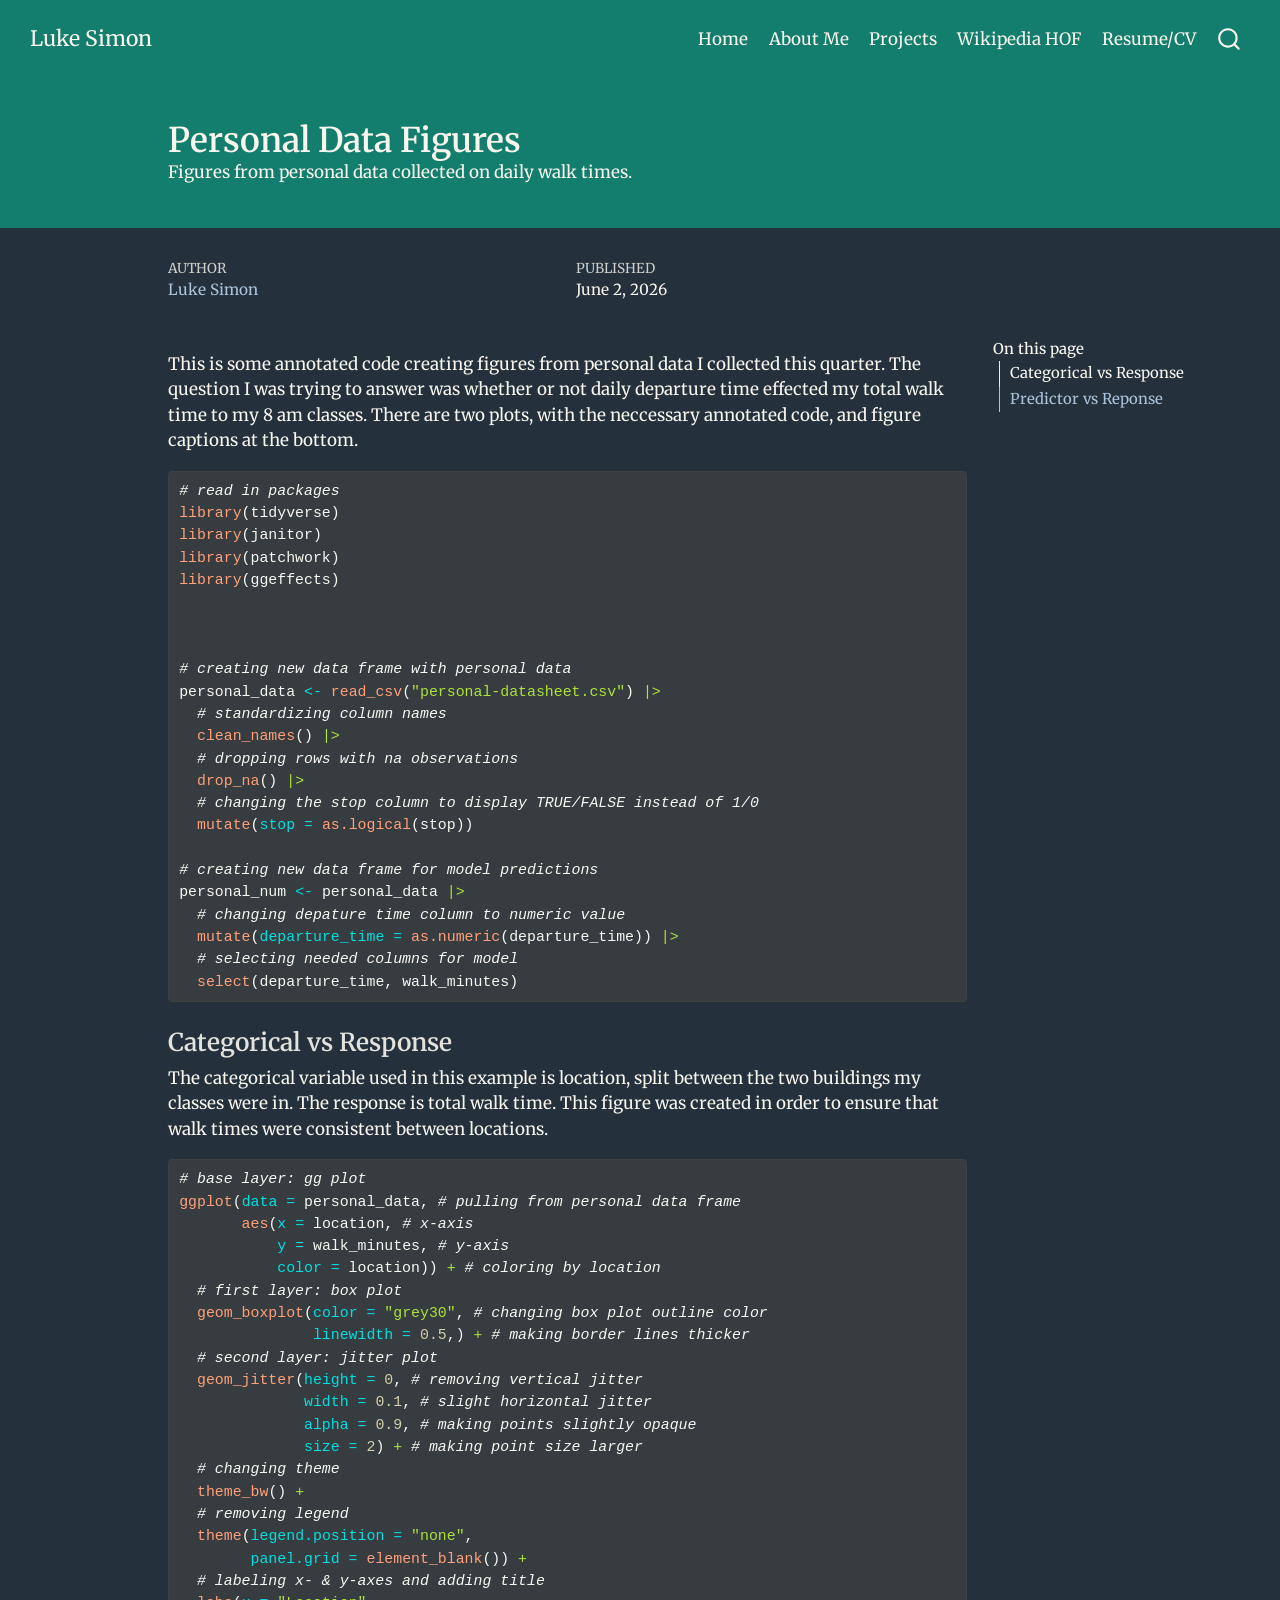
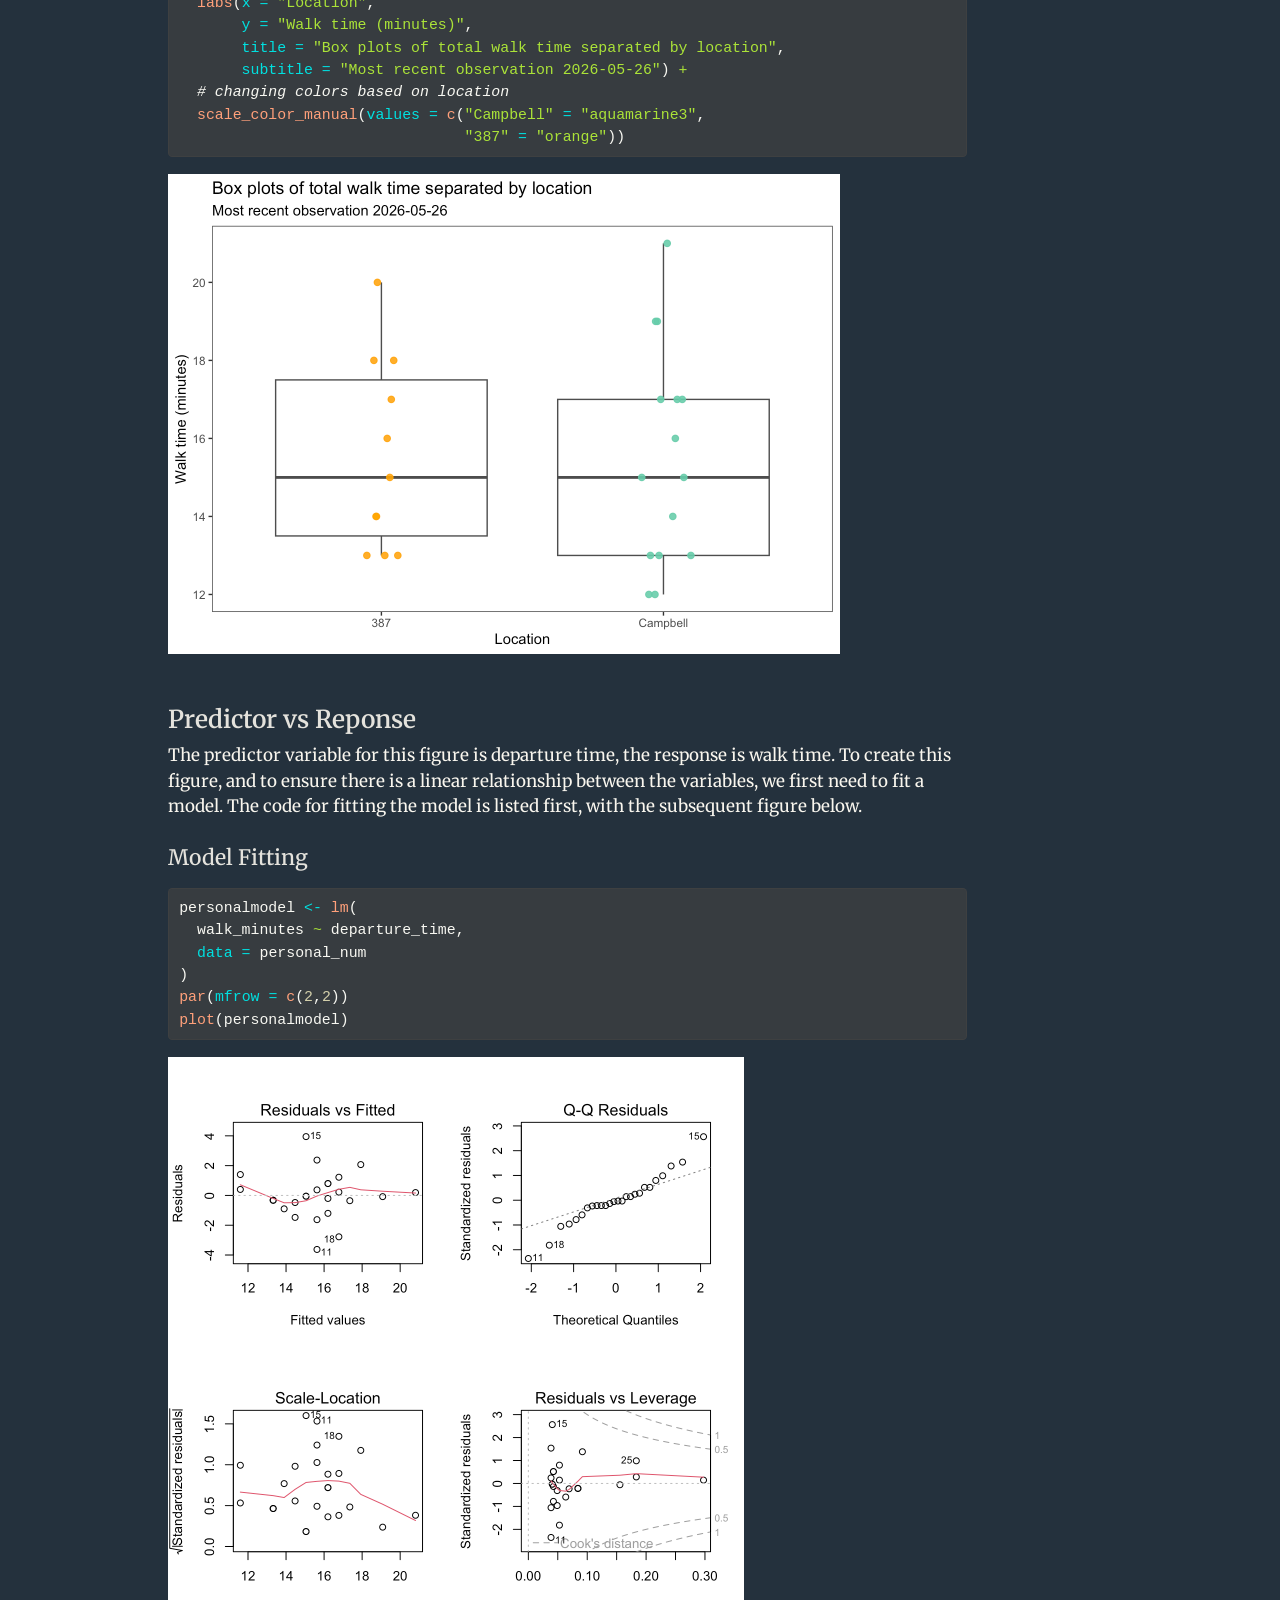
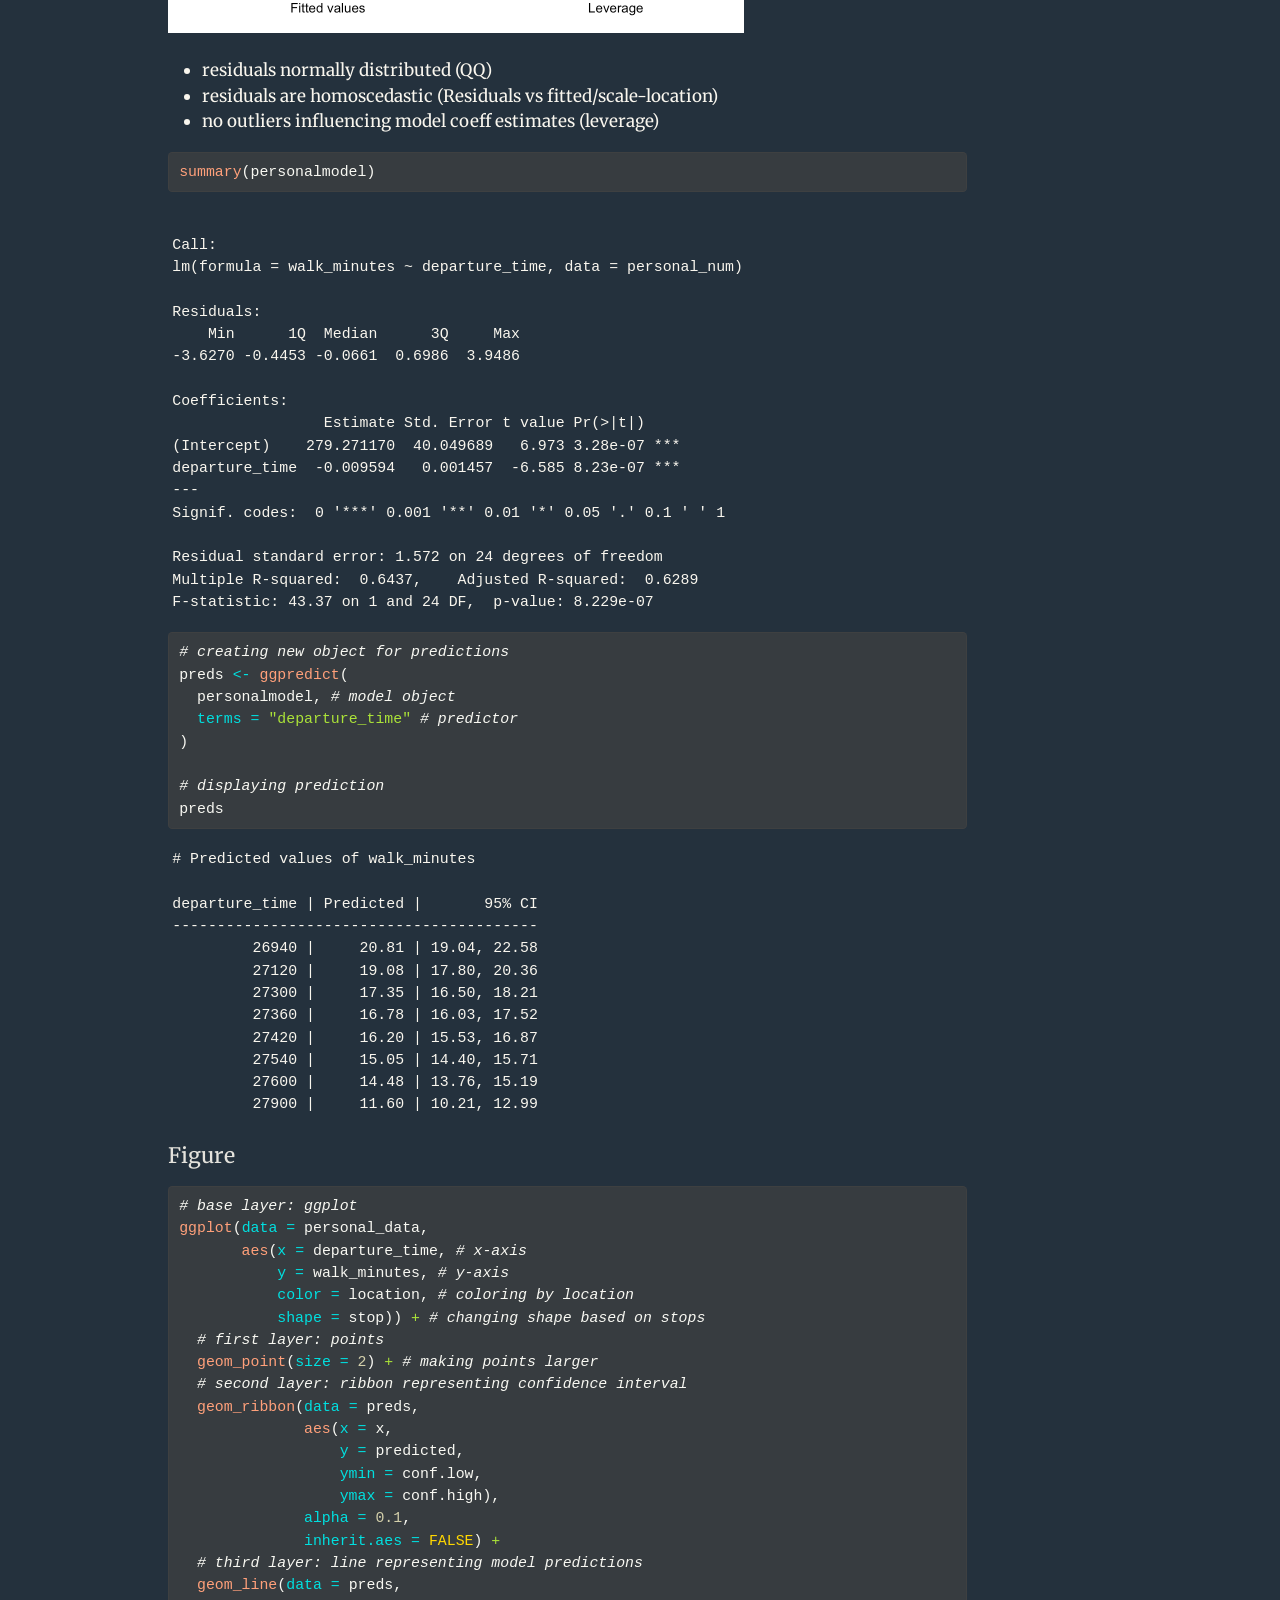
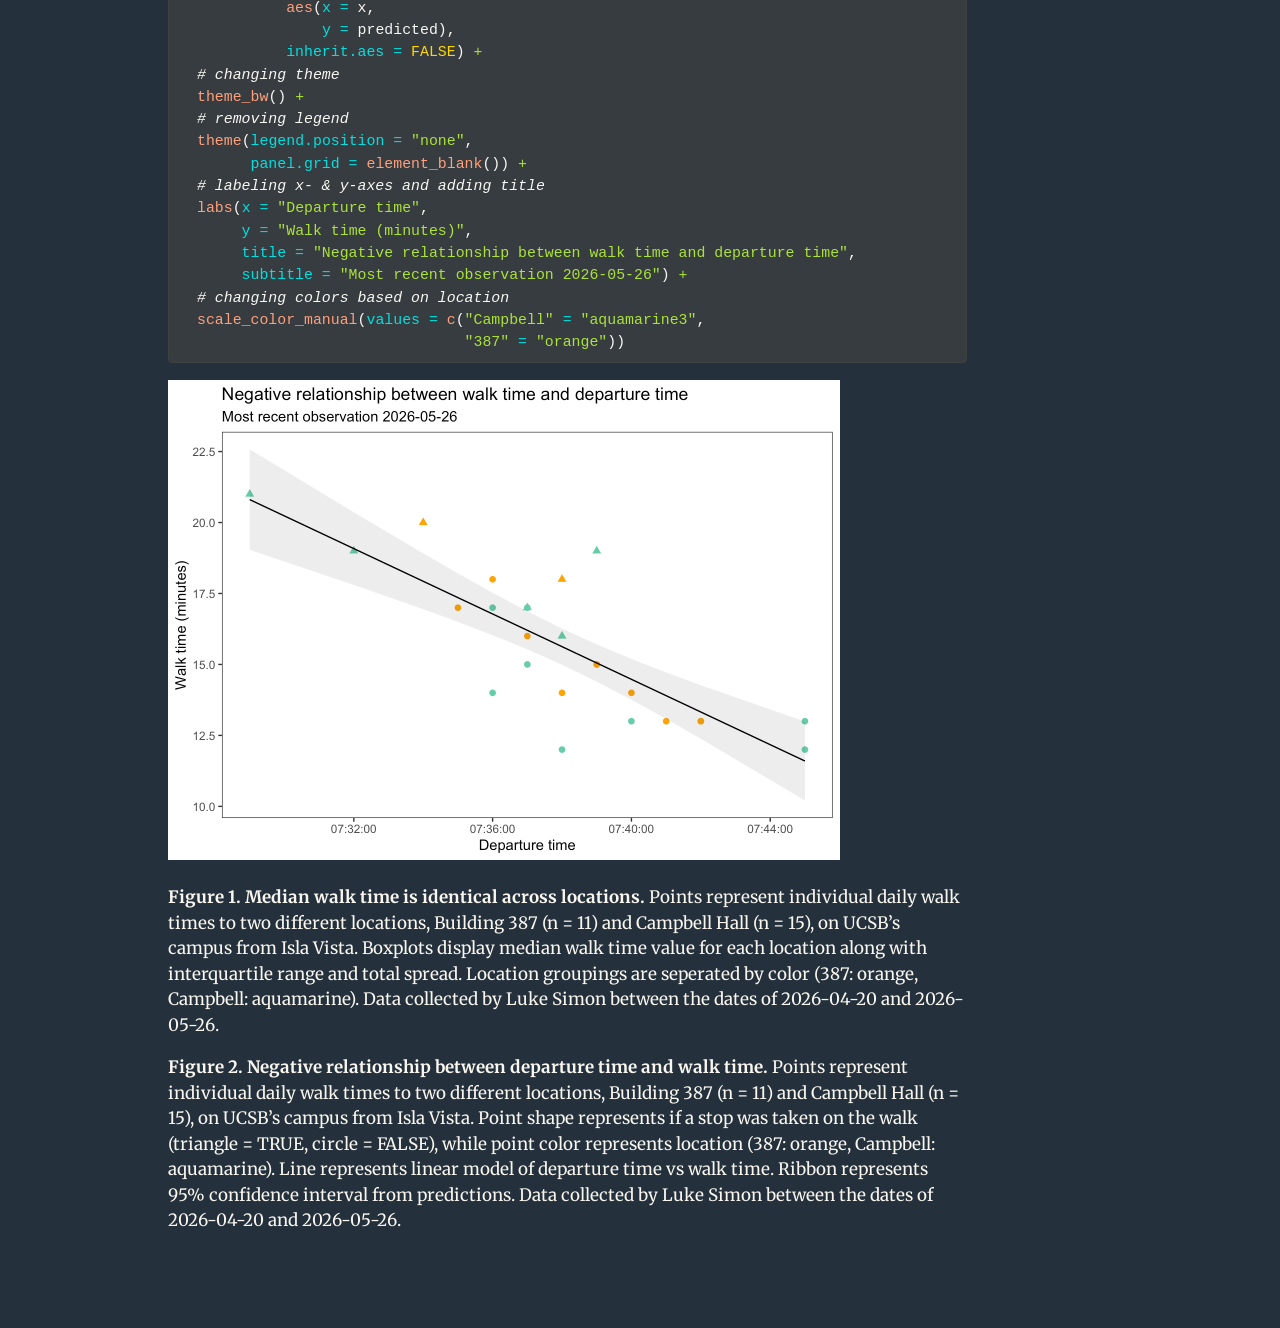
<file: docs/posts/2026-06-02-Personal-Data/index.html>
<!DOCTYPE html>
<html xmlns="http://www.w3.org/1999/xhtml" lang="en" xml:lang="en"><head>

<meta charset="utf-8">
<meta name="generator" content="quarto-1.9.36">

<meta name="viewport" content="width=device-width, initial-scale=1.0, user-scalable=yes">

<meta name="author" content="Luke Simon">
<meta name="dcterms.date" content="2026-06-02">
<meta name="description" content="Figures from personal data collected on daily walk times.">

<title>Personal Data Figures – Luke Simon</title>
<style>
/* Default styles provided by pandoc.
** See https://pandoc.org/MANUAL.html#variables-for-html for config info.
*/
code{white-space: pre-wrap;}
span.smallcaps{font-variant: small-caps;}
div.columns{display: flex; gap: min(4vw, 1.5em);}
div.column{flex: auto; overflow-x: auto;}
div.hanging-indent{margin-left: 1.5em; text-indent: -1.5em;}
ul.task-list{list-style: none;}
ul.task-list li input[type="checkbox"] {
  width: 0.8em;
  margin: 0 0.8em 0.2em -1em; /* quarto-specific, see https://github.com/quarto-dev/quarto-cli/issues/4556 */ 
  vertical-align: middle;
}
/* CSS for syntax highlighting */
html { -webkit-text-size-adjust: 100%; }
pre > code.sourceCode { white-space: pre; position: relative; }
pre > code.sourceCode > span { display: inline-block; line-height: 1.25; }
pre > code.sourceCode > span:empty { height: 1.2em; }
.sourceCode { overflow: visible; }
code.sourceCode > span { color: inherit; text-decoration: inherit; }
div.sourceCode { margin: 1em 0; }
pre.sourceCode { margin: 0; }
@media screen {
div.sourceCode { overflow: auto; }
}
@media print {
pre > code.sourceCode { white-space: pre-wrap; }
pre > code.sourceCode > span { text-indent: -5em; padding-left: 5em; }
}
pre.numberSource code
  { counter-reset: source-line 0; }
pre.numberSource code > span
  { position: relative; left: -4em; counter-increment: source-line; }
pre.numberSource code > span > a:first-child::before
  { content: counter(source-line);
    position: relative; left: -1em; text-align: right; vertical-align: baseline;
    border: none; display: inline-block;
    -webkit-touch-callout: none; -webkit-user-select: none;
    -khtml-user-select: none; -moz-user-select: none;
    -ms-user-select: none; user-select: none;
    padding: 0 4px; width: 4em;
  }
pre.numberSource { margin-left: 3em;  padding-left: 4px; }
div.sourceCode
  {   }
@media screen {
pre > code.sourceCode > span > a:first-child::before { text-decoration: underline; }
}
</style>


<script src="../../site_libs/quarto-nav/quarto-nav.js"></script>
<script src="../../site_libs/quarto-nav/headroom.min.js"></script>
<script src="../../site_libs/clipboard/clipboard.min.js"></script>
<script src="../../site_libs/quarto-search/autocomplete.umd.js"></script>
<script src="../../site_libs/quarto-search/fuse.min.js"></script>
<script src="../../site_libs/quarto-search/quarto-search.js"></script>
<meta name="quarto:offset" content="../../">
<script src="../../site_libs/quarto-html/quarto.js" type="module"></script>
<script src="../../site_libs/quarto-html/tabsets/tabsets.js" type="module"></script>
<script src="../../site_libs/quarto-html/popper.min.js"></script>
<script src="../../site_libs/quarto-html/tippy.umd.min.js"></script>
<script src="../../site_libs/quarto-html/anchor.min.js"></script>
<link href="../../site_libs/quarto-html/tippy.css" rel="stylesheet">
<link href="../../site_libs/quarto-html/quarto-syntax-highlighting-dark-f418161beb48e0141c760e455f12af2c.css" rel="stylesheet" id="quarto-text-highlighting-styles">
<script src="../../site_libs/bootstrap/bootstrap.min.js"></script>
<link href="../../site_libs/bootstrap/bootstrap-icons.css" rel="stylesheet">
<link href="../../site_libs/bootstrap/bootstrap-4e957e90a3b500b27da8a49f455f642f.min.css" rel="stylesheet" append-hash="true" id="quarto-bootstrap" data-mode="dark">
<script id="quarto-search-options" type="application/json">{
  "location": "navbar",
  "copy-button": false,
  "collapse-after": 3,
  "panel-placement": "end",
  "type": "overlay",
  "limit": 50,
  "keyboard-shortcut": [
    "f",
    "/",
    "s"
  ],
  "show-item-context": false,
  "language": {
    "search-no-results-text": "No results",
    "search-matching-documents-text": "matching documents",
    "search-copy-link-title": "Copy link to search",
    "search-hide-matches-text": "Hide additional matches",
    "search-more-match-text": "more match in this document",
    "search-more-matches-text": "more matches in this document",
    "search-clear-button-title": "Clear",
    "search-text-placeholder": "",
    "search-detached-cancel-button-title": "Cancel",
    "search-submit-button-title": "Submit",
    "search-label": "Search"
  }
}</script>


</head>

<body class="nav-fixed quarto-light">

<div id="quarto-search-results"></div>
  <header id="quarto-header" class="headroom fixed-top quarto-banner">
    <nav class="navbar navbar-expand-lg " data-bs-theme="dark">
      <div class="navbar-container container-fluid">
      <div class="navbar-brand-container mx-auto">
    <a class="navbar-brand" href="../../index.html">
    <span class="navbar-title">Luke Simon</span>
    </a>
  </div>
            <div id="quarto-search" class="" title="Search"></div>
          <button class="navbar-toggler" type="button" data-bs-toggle="collapse" data-bs-target="#navbarCollapse" aria-controls="navbarCollapse" role="menu" aria-expanded="false" aria-label="Toggle navigation" onclick="if (window.quartoToggleHeadroom) { window.quartoToggleHeadroom(); }">
  <span class="navbar-toggler-icon"></span>
</button>
          <div class="collapse navbar-collapse" id="navbarCollapse">
            <ul class="navbar-nav navbar-nav-scroll ms-auto">
  <li class="nav-item">
    <a class="nav-link" href="../../index.html"> 
<span class="menu-text">Home</span></a>
  </li>  
  <li class="nav-item">
    <a class="nav-link" href="../../about.html"> 
<span class="menu-text">About Me</span></a>
  </li>  
  <li class="nav-item">
    <a class="nav-link" href="../../projects.html"> 
<span class="menu-text">Projects</span></a>
  </li>  
  <li class="nav-item">
    <a class="nav-link" href="../../hof.html"> 
<span class="menu-text">Wikipedia HOF</span></a>
  </li>  
  <li class="nav-item">
    <a class="nav-link" href="../../resume.html"> 
<span class="menu-text">Resume/CV</span></a>
  </li>  
</ul>
          </div> <!-- /navcollapse -->
            <div class="quarto-navbar-tools">
</div>
      </div> <!-- /container-fluid -->
    </nav>
</header>
<!-- content -->
<header id="title-block-header" class="quarto-title-block default page-columns page-full">
  <div class="quarto-title-banner page-columns page-full">
    <div class="quarto-title column-body">
      <h1 class="title">Personal Data Figures</h1>
                  <div>
        <div class="description">
          Figures from personal data collected on daily walk times.
        </div>
      </div>
                </div>
  </div>
    
  
  <div class="quarto-title-meta">

      <div>
      <div class="quarto-title-meta-heading">Author</div>
      <div class="quarto-title-meta-contents">
               <p><a href="https://lukesimonn.github.io">Luke Simon</a> </p>
            </div>
    </div>
      
      <div>
      <div class="quarto-title-meta-heading">Published</div>
      <div class="quarto-title-meta-contents">
        <p class="date">June 2, 2026</p>
      </div>
    </div>
    
      
    </div>
    
  
  </header><div id="quarto-content" class="quarto-container page-columns page-rows-contents page-layout-article page-navbar">
<!-- sidebar -->
<!-- margin-sidebar -->
    <div id="quarto-margin-sidebar" class="sidebar margin-sidebar">
        <nav id="TOC" role="doc-toc" class="toc-active">
    <h2 id="toc-title">On this page</h2>
   
  <ul>
  <li><a href="#categorical-vs-response" id="toc-categorical-vs-response" class="nav-link active" data-scroll-target="#categorical-vs-response">Categorical vs Response</a></li>
  <li><a href="#predictor-vs-reponse" id="toc-predictor-vs-reponse" class="nav-link" data-scroll-target="#predictor-vs-reponse">Predictor vs Reponse</a></li>
  </ul>
</nav>
    </div>
<!-- main -->
<main class="content quarto-banner-title-block" id="quarto-document-content">





<p>This is some annotated code creating figures from personal data I collected this quarter. The question I was trying to answer was whether or not daily departure time effected my total walk time to my 8 am classes. There are two plots, with the neccessary annotated code, and figure captions at the bottom.</p>
<div class="cell">
<div class="code-copy-outer-scaffold"><div class="sourceCode cell-code" id="cb1"><pre class="sourceCode r code-with-copy"><code class="sourceCode r"><span id="cb1-1"><a href="#cb1-1" aria-hidden="true" tabindex="-1"></a><span class="co"># read in packages</span></span>
<span id="cb1-2"><a href="#cb1-2" aria-hidden="true" tabindex="-1"></a><span class="fu">library</span>(tidyverse)</span>
<span id="cb1-3"><a href="#cb1-3" aria-hidden="true" tabindex="-1"></a><span class="fu">library</span>(janitor)</span>
<span id="cb1-4"><a href="#cb1-4" aria-hidden="true" tabindex="-1"></a><span class="fu">library</span>(patchwork)</span>
<span id="cb1-5"><a href="#cb1-5" aria-hidden="true" tabindex="-1"></a><span class="fu">library</span>(ggeffects)</span>
<span id="cb1-6"><a href="#cb1-6" aria-hidden="true" tabindex="-1"></a></span>
<span id="cb1-7"><a href="#cb1-7" aria-hidden="true" tabindex="-1"></a></span>
<span id="cb1-8"><a href="#cb1-8" aria-hidden="true" tabindex="-1"></a></span>
<span id="cb1-9"><a href="#cb1-9" aria-hidden="true" tabindex="-1"></a><span class="co"># creating new data frame with personal data</span></span>
<span id="cb1-10"><a href="#cb1-10" aria-hidden="true" tabindex="-1"></a>personal_data <span class="ot">&lt;-</span> <span class="fu">read_csv</span>(<span class="st">"personal-datasheet.csv"</span>) <span class="sc">|&gt;</span> </span>
<span id="cb1-11"><a href="#cb1-11" aria-hidden="true" tabindex="-1"></a>  <span class="co"># standardizing column names</span></span>
<span id="cb1-12"><a href="#cb1-12" aria-hidden="true" tabindex="-1"></a>  <span class="fu">clean_names</span>() <span class="sc">|&gt;</span> </span>
<span id="cb1-13"><a href="#cb1-13" aria-hidden="true" tabindex="-1"></a>  <span class="co"># dropping rows with na observations</span></span>
<span id="cb1-14"><a href="#cb1-14" aria-hidden="true" tabindex="-1"></a>  <span class="fu">drop_na</span>() <span class="sc">|&gt;</span> </span>
<span id="cb1-15"><a href="#cb1-15" aria-hidden="true" tabindex="-1"></a>  <span class="co"># changing the stop column to display TRUE/FALSE instead of 1/0</span></span>
<span id="cb1-16"><a href="#cb1-16" aria-hidden="true" tabindex="-1"></a>  <span class="fu">mutate</span>(<span class="at">stop =</span> <span class="fu">as.logical</span>(stop))</span>
<span id="cb1-17"><a href="#cb1-17" aria-hidden="true" tabindex="-1"></a></span>
<span id="cb1-18"><a href="#cb1-18" aria-hidden="true" tabindex="-1"></a><span class="co"># creating new data frame for model predictions</span></span>
<span id="cb1-19"><a href="#cb1-19" aria-hidden="true" tabindex="-1"></a>personal_num <span class="ot">&lt;-</span> personal_data <span class="sc">|&gt;</span> </span>
<span id="cb1-20"><a href="#cb1-20" aria-hidden="true" tabindex="-1"></a>  <span class="co"># changing depature time column to numeric value</span></span>
<span id="cb1-21"><a href="#cb1-21" aria-hidden="true" tabindex="-1"></a>  <span class="fu">mutate</span>(<span class="at">departure_time =</span> <span class="fu">as.numeric</span>(departure_time)) <span class="sc">|&gt;</span> </span>
<span id="cb1-22"><a href="#cb1-22" aria-hidden="true" tabindex="-1"></a>  <span class="co"># selecting needed columns for model</span></span>
<span id="cb1-23"><a href="#cb1-23" aria-hidden="true" tabindex="-1"></a>  <span class="fu">select</span>(departure_time, walk_minutes)</span></code></pre></div><button title="Copy to Clipboard" class="code-copy-button"><i class="bi"></i></button></div>
</div>
<section id="categorical-vs-response" class="level3">
<h3 class="anchored" data-anchor-id="categorical-vs-response">Categorical vs Response</h3>
<p>The categorical variable used in this example is location, split between the two buildings my classes were in. The response is total walk time. This figure was created in order to ensure that walk times were consistent between locations.</p>
<div class="cell">
<div class="code-copy-outer-scaffold"><div class="sourceCode cell-code" id="cb2"><pre class="sourceCode r code-with-copy"><code class="sourceCode r"><span id="cb2-1"><a href="#cb2-1" aria-hidden="true" tabindex="-1"></a><span class="co"># base layer: gg plot</span></span>
<span id="cb2-2"><a href="#cb2-2" aria-hidden="true" tabindex="-1"></a><span class="fu">ggplot</span>(<span class="at">data =</span> personal_data, <span class="co"># pulling from personal data frame</span></span>
<span id="cb2-3"><a href="#cb2-3" aria-hidden="true" tabindex="-1"></a>       <span class="fu">aes</span>(<span class="at">x =</span> location, <span class="co"># x-axis</span></span>
<span id="cb2-4"><a href="#cb2-4" aria-hidden="true" tabindex="-1"></a>           <span class="at">y =</span> walk_minutes, <span class="co"># y-axis</span></span>
<span id="cb2-5"><a href="#cb2-5" aria-hidden="true" tabindex="-1"></a>           <span class="at">color =</span> location)) <span class="sc">+</span> <span class="co"># coloring by location</span></span>
<span id="cb2-6"><a href="#cb2-6" aria-hidden="true" tabindex="-1"></a>  <span class="co"># first layer: box plot</span></span>
<span id="cb2-7"><a href="#cb2-7" aria-hidden="true" tabindex="-1"></a>  <span class="fu">geom_boxplot</span>(<span class="at">color =</span> <span class="st">"grey30"</span>, <span class="co"># changing box plot outline color</span></span>
<span id="cb2-8"><a href="#cb2-8" aria-hidden="true" tabindex="-1"></a>               <span class="at">linewidth =</span> <span class="fl">0.5</span>,) <span class="sc">+</span> <span class="co"># making border lines thicker</span></span>
<span id="cb2-9"><a href="#cb2-9" aria-hidden="true" tabindex="-1"></a>  <span class="co"># second layer: jitter plot</span></span>
<span id="cb2-10"><a href="#cb2-10" aria-hidden="true" tabindex="-1"></a>  <span class="fu">geom_jitter</span>(<span class="at">height =</span> <span class="dv">0</span>, <span class="co"># removing vertical jitter</span></span>
<span id="cb2-11"><a href="#cb2-11" aria-hidden="true" tabindex="-1"></a>              <span class="at">width =</span> <span class="fl">0.1</span>, <span class="co"># slight horizontal jitter</span></span>
<span id="cb2-12"><a href="#cb2-12" aria-hidden="true" tabindex="-1"></a>              <span class="at">alpha =</span> <span class="fl">0.9</span>, <span class="co"># making points slightly opaque</span></span>
<span id="cb2-13"><a href="#cb2-13" aria-hidden="true" tabindex="-1"></a>              <span class="at">size =</span> <span class="dv">2</span>) <span class="sc">+</span> <span class="co"># making point size larger</span></span>
<span id="cb2-14"><a href="#cb2-14" aria-hidden="true" tabindex="-1"></a>  <span class="co"># changing theme</span></span>
<span id="cb2-15"><a href="#cb2-15" aria-hidden="true" tabindex="-1"></a>  <span class="fu">theme_bw</span>() <span class="sc">+</span></span>
<span id="cb2-16"><a href="#cb2-16" aria-hidden="true" tabindex="-1"></a>  <span class="co"># removing legend</span></span>
<span id="cb2-17"><a href="#cb2-17" aria-hidden="true" tabindex="-1"></a>  <span class="fu">theme</span>(<span class="at">legend.position =</span> <span class="st">"none"</span>,</span>
<span id="cb2-18"><a href="#cb2-18" aria-hidden="true" tabindex="-1"></a>        <span class="at">panel.grid =</span> <span class="fu">element_blank</span>()) <span class="sc">+</span></span>
<span id="cb2-19"><a href="#cb2-19" aria-hidden="true" tabindex="-1"></a>  <span class="co"># labeling x- &amp; y-axes and adding title</span></span>
<span id="cb2-20"><a href="#cb2-20" aria-hidden="true" tabindex="-1"></a>  <span class="fu">labs</span>(<span class="at">x =</span> <span class="st">"Location"</span>,</span>
<span id="cb2-21"><a href="#cb2-21" aria-hidden="true" tabindex="-1"></a>       <span class="at">y =</span> <span class="st">"Walk time (minutes)"</span>,</span>
<span id="cb2-22"><a href="#cb2-22" aria-hidden="true" tabindex="-1"></a>       <span class="at">title =</span> <span class="st">"Box plots of total walk time separated by location"</span>,</span>
<span id="cb2-23"><a href="#cb2-23" aria-hidden="true" tabindex="-1"></a>       <span class="at">subtitle =</span> <span class="st">"Most recent observation 2026-05-26"</span>) <span class="sc">+</span></span>
<span id="cb2-24"><a href="#cb2-24" aria-hidden="true" tabindex="-1"></a>  <span class="co"># changing colors based on location</span></span>
<span id="cb2-25"><a href="#cb2-25" aria-hidden="true" tabindex="-1"></a>  <span class="fu">scale_color_manual</span>(<span class="at">values =</span> <span class="fu">c</span>(<span class="st">"Campbell"</span> <span class="ot">=</span> <span class="st">"aquamarine3"</span>,</span>
<span id="cb2-26"><a href="#cb2-26" aria-hidden="true" tabindex="-1"></a>                                <span class="st">"387"</span> <span class="ot">=</span> <span class="st">"orange"</span>))</span></code></pre></div><button title="Copy to Clipboard" class="code-copy-button"><i class="bi"></i></button></div>
<div class="cell-output-display">
<div>
<figure class="figure">
<p><img src="index_files/figure-html/categorical-response-1.png" class="img-fluid figure-img" width="672"></p>
</figure>
</div>
</div>
</div>
</section>
<section id="predictor-vs-reponse" class="level3">
<h3 class="anchored" data-anchor-id="predictor-vs-reponse">Predictor vs Reponse</h3>
<p>The predictor variable for this figure is departure time, the response is walk time. To create this figure, and to ensure there is a linear relationship between the variables, we first need to fit a model. The code for fitting the model is listed first, with the subsequent figure below.</p>
<section id="model-fitting" class="level4">
<h4 class="anchored" data-anchor-id="model-fitting">Model Fitting</h4>
<div class="cell">
<div class="code-copy-outer-scaffold"><div class="sourceCode cell-code" id="cb3"><pre class="sourceCode r code-with-copy"><code class="sourceCode r"><span id="cb3-1"><a href="#cb3-1" aria-hidden="true" tabindex="-1"></a>personalmodel <span class="ot">&lt;-</span> <span class="fu">lm</span>(</span>
<span id="cb3-2"><a href="#cb3-2" aria-hidden="true" tabindex="-1"></a>  walk_minutes <span class="sc">~</span> departure_time,</span>
<span id="cb3-3"><a href="#cb3-3" aria-hidden="true" tabindex="-1"></a>  <span class="at">data =</span> personal_num</span>
<span id="cb3-4"><a href="#cb3-4" aria-hidden="true" tabindex="-1"></a>)</span>
<span id="cb3-5"><a href="#cb3-5" aria-hidden="true" tabindex="-1"></a><span class="fu">par</span>(<span class="at">mfrow =</span> <span class="fu">c</span>(<span class="dv">2</span>,<span class="dv">2</span>))</span>
<span id="cb3-6"><a href="#cb3-6" aria-hidden="true" tabindex="-1"></a><span class="fu">plot</span>(personalmodel)</span></code></pre></div><button title="Copy to Clipboard" class="code-copy-button"><i class="bi"></i></button></div>
<div class="cell-output-display">
<div>
<figure class="figure">
<p><img src="index_files/figure-html/linear-modeling-1.png" class="img-fluid figure-img" width="576"></p>
</figure>
</div>
</div>
</div>
<ul>
<li>residuals normally distributed (QQ)</li>
<li>residuals are homoscedastic (Residuals vs fitted/scale-location)</li>
<li>no outliers influencing model coeff estimates (leverage)</li>
</ul>
<div class="cell">
<div class="code-copy-outer-scaffold"><div class="sourceCode cell-code" id="cb4"><pre class="sourceCode r code-with-copy"><code class="sourceCode r"><span id="cb4-1"><a href="#cb4-1" aria-hidden="true" tabindex="-1"></a><span class="fu">summary</span>(personalmodel)</span></code></pre></div><button title="Copy to Clipboard" class="code-copy-button"><i class="bi"></i></button></div>
<div class="cell-output cell-output-stdout">
<pre><code>
Call:
lm(formula = walk_minutes ~ departure_time, data = personal_num)

Residuals:
    Min      1Q  Median      3Q     Max 
-3.6270 -0.4453 -0.0661  0.6986  3.9486 

Coefficients:
                 Estimate Std. Error t value Pr(&gt;|t|)    
(Intercept)    279.271170  40.049689   6.973 3.28e-07 ***
departure_time  -0.009594   0.001457  -6.585 8.23e-07 ***
---
Signif. codes:  0 '***' 0.001 '**' 0.01 '*' 0.05 '.' 0.1 ' ' 1

Residual standard error: 1.572 on 24 degrees of freedom
Multiple R-squared:  0.6437,    Adjusted R-squared:  0.6289 
F-statistic: 43.37 on 1 and 24 DF,  p-value: 8.229e-07</code></pre>
</div>
</div>
<div class="cell">
<div class="code-copy-outer-scaffold"><div class="sourceCode cell-code" id="cb6"><pre class="sourceCode r code-with-copy"><code class="sourceCode r"><span id="cb6-1"><a href="#cb6-1" aria-hidden="true" tabindex="-1"></a><span class="co"># creating new object for predictions</span></span>
<span id="cb6-2"><a href="#cb6-2" aria-hidden="true" tabindex="-1"></a>preds <span class="ot">&lt;-</span> <span class="fu">ggpredict</span>(</span>
<span id="cb6-3"><a href="#cb6-3" aria-hidden="true" tabindex="-1"></a>  personalmodel, <span class="co"># model object</span></span>
<span id="cb6-4"><a href="#cb6-4" aria-hidden="true" tabindex="-1"></a>  <span class="at">terms =</span> <span class="st">"departure_time"</span> <span class="co"># predictor </span></span>
<span id="cb6-5"><a href="#cb6-5" aria-hidden="true" tabindex="-1"></a>)</span>
<span id="cb6-6"><a href="#cb6-6" aria-hidden="true" tabindex="-1"></a></span>
<span id="cb6-7"><a href="#cb6-7" aria-hidden="true" tabindex="-1"></a><span class="co"># displaying prediction</span></span>
<span id="cb6-8"><a href="#cb6-8" aria-hidden="true" tabindex="-1"></a>preds</span></code></pre></div><button title="Copy to Clipboard" class="code-copy-button"><i class="bi"></i></button></div>
<div class="cell-output cell-output-stdout">
<pre><code># Predicted values of walk_minutes

departure_time | Predicted |       95% CI
-----------------------------------------
         26940 |     20.81 | 19.04, 22.58
         27120 |     19.08 | 17.80, 20.36
         27300 |     17.35 | 16.50, 18.21
         27360 |     16.78 | 16.03, 17.52
         27420 |     16.20 | 15.53, 16.87
         27540 |     15.05 | 14.40, 15.71
         27600 |     14.48 | 13.76, 15.19
         27900 |     11.60 | 10.21, 12.99</code></pre>
</div>
</div>
</section>
<section id="figure" class="level4">
<h4 class="anchored" data-anchor-id="figure">Figure</h4>
<div class="cell">
<div class="code-copy-outer-scaffold"><div class="sourceCode cell-code" id="cb8"><pre class="sourceCode r code-with-copy"><code class="sourceCode r"><span id="cb8-1"><a href="#cb8-1" aria-hidden="true" tabindex="-1"></a><span class="co"># base layer: ggplot</span></span>
<span id="cb8-2"><a href="#cb8-2" aria-hidden="true" tabindex="-1"></a><span class="fu">ggplot</span>(<span class="at">data =</span> personal_data,</span>
<span id="cb8-3"><a href="#cb8-3" aria-hidden="true" tabindex="-1"></a>       <span class="fu">aes</span>(<span class="at">x =</span> departure_time, <span class="co"># x-axis</span></span>
<span id="cb8-4"><a href="#cb8-4" aria-hidden="true" tabindex="-1"></a>           <span class="at">y =</span> walk_minutes, <span class="co"># y-axis</span></span>
<span id="cb8-5"><a href="#cb8-5" aria-hidden="true" tabindex="-1"></a>           <span class="at">color =</span> location, <span class="co"># coloring by location</span></span>
<span id="cb8-6"><a href="#cb8-6" aria-hidden="true" tabindex="-1"></a>           <span class="at">shape =</span> stop)) <span class="sc">+</span> <span class="co"># changing shape based on stops</span></span>
<span id="cb8-7"><a href="#cb8-7" aria-hidden="true" tabindex="-1"></a>  <span class="co"># first layer: points</span></span>
<span id="cb8-8"><a href="#cb8-8" aria-hidden="true" tabindex="-1"></a>  <span class="fu">geom_point</span>(<span class="at">size =</span> <span class="dv">2</span>) <span class="sc">+</span> <span class="co"># making points larger</span></span>
<span id="cb8-9"><a href="#cb8-9" aria-hidden="true" tabindex="-1"></a>  <span class="co"># second layer: ribbon representing confidence interval</span></span>
<span id="cb8-10"><a href="#cb8-10" aria-hidden="true" tabindex="-1"></a>  <span class="fu">geom_ribbon</span>(<span class="at">data =</span> preds,</span>
<span id="cb8-11"><a href="#cb8-11" aria-hidden="true" tabindex="-1"></a>              <span class="fu">aes</span>(<span class="at">x =</span> x,</span>
<span id="cb8-12"><a href="#cb8-12" aria-hidden="true" tabindex="-1"></a>                  <span class="at">y =</span> predicted,</span>
<span id="cb8-13"><a href="#cb8-13" aria-hidden="true" tabindex="-1"></a>                  <span class="at">ymin =</span> conf.low,</span>
<span id="cb8-14"><a href="#cb8-14" aria-hidden="true" tabindex="-1"></a>                  <span class="at">ymax =</span> conf.high),</span>
<span id="cb8-15"><a href="#cb8-15" aria-hidden="true" tabindex="-1"></a>              <span class="at">alpha =</span> <span class="fl">0.1</span>,</span>
<span id="cb8-16"><a href="#cb8-16" aria-hidden="true" tabindex="-1"></a>              <span class="at">inherit.aes =</span> <span class="cn">FALSE</span>) <span class="sc">+</span> </span>
<span id="cb8-17"><a href="#cb8-17" aria-hidden="true" tabindex="-1"></a>  <span class="co"># third layer: line representing model predictions</span></span>
<span id="cb8-18"><a href="#cb8-18" aria-hidden="true" tabindex="-1"></a>  <span class="fu">geom_line</span>(<span class="at">data =</span> preds,</span>
<span id="cb8-19"><a href="#cb8-19" aria-hidden="true" tabindex="-1"></a>            <span class="fu">aes</span>(<span class="at">x =</span> x,</span>
<span id="cb8-20"><a href="#cb8-20" aria-hidden="true" tabindex="-1"></a>                <span class="at">y =</span> predicted),</span>
<span id="cb8-21"><a href="#cb8-21" aria-hidden="true" tabindex="-1"></a>            <span class="at">inherit.aes =</span> <span class="cn">FALSE</span>) <span class="sc">+</span></span>
<span id="cb8-22"><a href="#cb8-22" aria-hidden="true" tabindex="-1"></a>  <span class="co"># changing theme</span></span>
<span id="cb8-23"><a href="#cb8-23" aria-hidden="true" tabindex="-1"></a>  <span class="fu">theme_bw</span>() <span class="sc">+</span></span>
<span id="cb8-24"><a href="#cb8-24" aria-hidden="true" tabindex="-1"></a>  <span class="co"># removing legend</span></span>
<span id="cb8-25"><a href="#cb8-25" aria-hidden="true" tabindex="-1"></a>  <span class="fu">theme</span>(<span class="at">legend.position =</span> <span class="st">"none"</span>,</span>
<span id="cb8-26"><a href="#cb8-26" aria-hidden="true" tabindex="-1"></a>        <span class="at">panel.grid =</span> <span class="fu">element_blank</span>()) <span class="sc">+</span></span>
<span id="cb8-27"><a href="#cb8-27" aria-hidden="true" tabindex="-1"></a>  <span class="co"># labeling x- &amp; y-axes and adding title</span></span>
<span id="cb8-28"><a href="#cb8-28" aria-hidden="true" tabindex="-1"></a>  <span class="fu">labs</span>(<span class="at">x =</span> <span class="st">"Departure time"</span>,</span>
<span id="cb8-29"><a href="#cb8-29" aria-hidden="true" tabindex="-1"></a>       <span class="at">y =</span> <span class="st">"Walk time (minutes)"</span>,</span>
<span id="cb8-30"><a href="#cb8-30" aria-hidden="true" tabindex="-1"></a>       <span class="at">title =</span> <span class="st">"Negative relationship between walk time and departure time"</span>,</span>
<span id="cb8-31"><a href="#cb8-31" aria-hidden="true" tabindex="-1"></a>       <span class="at">subtitle =</span> <span class="st">"Most recent observation 2026-05-26"</span>) <span class="sc">+</span></span>
<span id="cb8-32"><a href="#cb8-32" aria-hidden="true" tabindex="-1"></a>  <span class="co"># changing colors based on location</span></span>
<span id="cb8-33"><a href="#cb8-33" aria-hidden="true" tabindex="-1"></a>  <span class="fu">scale_color_manual</span>(<span class="at">values =</span> <span class="fu">c</span>(<span class="st">"Campbell"</span> <span class="ot">=</span> <span class="st">"aquamarine3"</span>,</span>
<span id="cb8-34"><a href="#cb8-34" aria-hidden="true" tabindex="-1"></a>                                <span class="st">"387"</span> <span class="ot">=</span> <span class="st">"orange"</span>))</span></code></pre></div><button title="Copy to Clipboard" class="code-copy-button"><i class="bi"></i></button></div>
<div class="cell-output-display">
<div>
<figure class="figure">
<p><img src="index_files/figure-html/unnamed-chunk-1-1.png" class="img-fluid figure-img" width="672"></p>
</figure>
</div>
</div>
</div>
<p><strong>Figure 1. Median walk time is identical across locations.</strong> Points represent individual daily walk times to two different locations, Building 387 (n = 11) and Campbell Hall (n = 15), on UCSB’s campus from Isla Vista. Boxplots display median walk time value for each location along with interquartile range and total spread. Location groupings are seperated by color (387: orange, Campbell: aquamarine). Data collected by Luke Simon between the dates of 2026-04-20 and 2026-05-26.</p>
<p><strong>Figure 2. Negative relationship between departure time and walk time.</strong> Points represent individual daily walk times to two different locations, Building 387 (n = 11) and Campbell Hall (n = 15), on UCSB’s campus from Isla Vista. Point shape represents if a stop was taken on the walk (triangle = TRUE, circle = FALSE), while point color represents location (387: orange, Campbell: aquamarine). Line represents linear model of departure time vs walk time. Ribbon represents 95% confidence interval from predictions. Data collected by Luke Simon between the dates of 2026-04-20 and 2026-05-26.</p>


</section>
</section>

</main> <!-- /main -->
<script id="quarto-html-after-body" type="application/javascript">
  window.document.addEventListener("DOMContentLoaded", function (event) {
    const icon = "";
    const anchorJS = new window.AnchorJS();
    anchorJS.options = {
      placement: 'right',
      icon: icon
    };
    anchorJS.add('.anchored');
    const isCodeAnnotation = (el) => {
      for (const clz of el.classList) {
        if (clz.startsWith('code-annotation-')) {                     
          return true;
        }
      }
      return false;
    }
    const onCopySuccess = function(e) {
      // button target
      const button = e.trigger;
      // don't keep focus
      button.blur();
      // flash "checked"
      button.classList.add('code-copy-button-checked');
      var currentTitle = button.getAttribute("title");
      button.setAttribute("title", "Copied!");
      let tooltip;
      if (window.bootstrap) {
        button.setAttribute("data-bs-toggle", "tooltip");
        button.setAttribute("data-bs-placement", "left");
        button.setAttribute("data-bs-title", "Copied!");
        tooltip = new bootstrap.Tooltip(button, 
          { trigger: "manual", 
            customClass: "code-copy-button-tooltip",
            offset: [0, -8]});
        tooltip.show();    
      }
      setTimeout(function() {
        if (tooltip) {
          tooltip.hide();
          button.removeAttribute("data-bs-title");
          button.removeAttribute("data-bs-toggle");
          button.removeAttribute("data-bs-placement");
        }
        button.setAttribute("title", currentTitle);
        button.classList.remove('code-copy-button-checked');
      }, 1000);
      // clear code selection
      e.clearSelection();
    }
    const getTextToCopy = function(trigger) {
      const outerScaffold = trigger.parentElement.cloneNode(true);
      const codeEl = outerScaffold.querySelector('code');
      for (const childEl of codeEl.children) {
        if (isCodeAnnotation(childEl)) {
          childEl.remove();
        }
      }
      return codeEl.innerText;
    }
    const clipboard = new window.ClipboardJS('.code-copy-button:not([data-in-quarto-modal])', {
      text: getTextToCopy
    });
    clipboard.on('success', onCopySuccess);
    if (window.document.getElementById('quarto-embedded-source-code-modal')) {
      const clipboardModal = new window.ClipboardJS('.code-copy-button[data-in-quarto-modal]', {
        text: getTextToCopy,
        container: window.document.getElementById('quarto-embedded-source-code-modal')
      });
      clipboardModal.on('success', onCopySuccess);
    }
      var localhostRegex = new RegExp(/^(?:http|https):\/\/localhost\:?[0-9]*\//);
      var mailtoRegex = new RegExp(/^mailto:/);
        var filterRegex = new RegExp('/' + window.location.host + '/');
      var isInternal = (href) => {
          return filterRegex.test(href) || localhostRegex.test(href) || mailtoRegex.test(href);
      }
      // Inspect non-navigation links and adorn them if external
     var links = window.document.querySelectorAll('a[href]:not(.nav-link):not(.navbar-brand):not(.toc-action):not(.sidebar-link):not(.sidebar-item-toggle):not(.pagination-link):not(.no-external):not([aria-hidden]):not(.dropdown-item):not(.quarto-navigation-tool):not(.about-link)');
      for (var i=0; i<links.length; i++) {
        const link = links[i];
        if (!isInternal(link.href)) {
          // undo the damage that might have been done by quarto-nav.js in the case of
          // links that we want to consider external
          if (link.dataset.originalHref !== undefined) {
            link.href = link.dataset.originalHref;
          }
        }
      }
    function tippyHover(el, contentFn, onTriggerFn, onUntriggerFn) {
      const config = {
        allowHTML: true,
        maxWidth: 500,
        delay: 100,
        arrow: false,
        appendTo: function(el) {
            return el.parentElement;
        },
        interactive: true,
        interactiveBorder: 10,
        theme: 'quarto',
        placement: 'bottom-start',
      };
      if (contentFn) {
        config.content = contentFn;
      }
      if (onTriggerFn) {
        config.onTrigger = onTriggerFn;
      }
      if (onUntriggerFn) {
        config.onUntrigger = onUntriggerFn;
      }
      window.tippy(el, config); 
    }
    const noterefs = window.document.querySelectorAll('a[role="doc-noteref"]');
    for (var i=0; i<noterefs.length; i++) {
      const ref = noterefs[i];
      tippyHover(ref, function() {
        // use id or data attribute instead here
        let href = ref.getAttribute('data-footnote-href') || ref.getAttribute('href');
        try { href = new URL(href).hash; } catch {}
        const id = href.replace(/^#\/?/, "");
        const note = window.document.getElementById(id);
        if (note) {
          return note.innerHTML;
        } else {
          return "";
        }
      });
    }
    const xrefs = window.document.querySelectorAll('a.quarto-xref');
    const processXRef = (id, note) => {
      // Strip column container classes
      const stripColumnClz = (el) => {
        el.classList.remove("page-full", "page-columns");
        if (el.children) {
          for (const child of el.children) {
            stripColumnClz(child);
          }
        }
      }
      stripColumnClz(note)
      if (id === null || id.startsWith('sec-')) {
        // Special case sections, only their first couple elements
        const container = document.createElement("div");
        if (note.children && note.children.length > 2) {
          container.appendChild(note.children[0].cloneNode(true));
          for (let i = 1; i < note.children.length; i++) {
            const child = note.children[i];
            if (child.tagName === "P" && child.innerText === "") {
              continue;
            } else {
              container.appendChild(child.cloneNode(true));
              break;
            }
          }
          if (window.Quarto?.typesetMath) {
            window.Quarto.typesetMath(container);
          }
          return container.innerHTML
        } else {
          if (window.Quarto?.typesetMath) {
            window.Quarto.typesetMath(note);
          }
          return note.innerHTML;
        }
      } else {
        // Remove any anchor links if they are present
        const anchorLink = note.querySelector('a.anchorjs-link');
        if (anchorLink) {
          anchorLink.remove();
        }
        if (window.Quarto?.typesetMath) {
          window.Quarto.typesetMath(note);
        }
        if (note.classList.contains("callout")) {
          return note.outerHTML;
        } else {
          return note.innerHTML;
        }
      }
    }
    for (var i=0; i<xrefs.length; i++) {
      const xref = xrefs[i];
      tippyHover(xref, undefined, function(instance) {
        instance.disable();
        let url = xref.getAttribute('href');
        let hash = undefined; 
        if (url.startsWith('#')) {
          hash = url;
        } else {
          try { hash = new URL(url).hash; } catch {}
        }
        if (hash) {
          const id = hash.replace(/^#\/?/, "");
          const note = window.document.getElementById(id);
          if (note !== null) {
            try {
              const html = processXRef(id, note.cloneNode(true));
              instance.setContent(html);
            } finally {
              instance.enable();
              instance.show();
            }
          } else {
            // See if we can fetch this
            fetch(url.split('#')[0])
            .then(res => res.text())
            .then(html => {
              const parser = new DOMParser();
              const htmlDoc = parser.parseFromString(html, "text/html");
              const note = htmlDoc.getElementById(id);
              if (note !== null) {
                const html = processXRef(id, note);
                instance.setContent(html);
              } 
            }).finally(() => {
              instance.enable();
              instance.show();
            });
          }
        } else {
          // See if we can fetch a full url (with no hash to target)
          // This is a special case and we should probably do some content thinning / targeting
          fetch(url)
          .then(res => res.text())
          .then(html => {
            const parser = new DOMParser();
            const htmlDoc = parser.parseFromString(html, "text/html");
            const note = htmlDoc.querySelector('main.content');
            if (note !== null) {
              // This should only happen for chapter cross references
              // (since there is no id in the URL)
              // remove the first header
              if (note.children.length > 0 && note.children[0].tagName === "HEADER") {
                note.children[0].remove();
              }
              const html = processXRef(null, note);
              instance.setContent(html);
            } 
          }).finally(() => {
            instance.enable();
            instance.show();
          });
        }
      }, function(instance) {
      });
    }
        let selectedAnnoteEl;
        const selectorForAnnotation = ( cell, annotation) => {
          let cellAttr = 'data-code-cell="' + cell + '"';
          let lineAttr = 'data-code-annotation="' +  annotation + '"';
          const selector = 'span[' + cellAttr + '][' + lineAttr + ']';
          return selector;
        }
        const selectCodeLines = (annoteEl) => {
          const doc = window.document;
          const targetCell = annoteEl.getAttribute("data-target-cell");
          const targetAnnotation = annoteEl.getAttribute("data-target-annotation");
          const annoteSpan = window.document.querySelector(selectorForAnnotation(targetCell, targetAnnotation));
          const lines = annoteSpan.getAttribute("data-code-lines").split(",");
          const lineIds = lines.map((line) => {
            return targetCell + "-" + line;
          })
          let top = null;
          let height = null;
          let parent = null;
          if (lineIds.length > 0) {
              //compute the position of the single el (top and bottom and make a div)
              const el = window.document.getElementById(lineIds[0]);
              top = el.offsetTop;
              height = el.offsetHeight;
              parent = el.parentElement.parentElement;
            if (lineIds.length > 1) {
              const lastEl = window.document.getElementById(lineIds[lineIds.length - 1]);
              const bottom = lastEl.offsetTop + lastEl.offsetHeight;
              height = bottom - top;
            }
            if (top !== null && height !== null && parent !== null) {
              // cook up a div (if necessary) and position it 
              let div = window.document.getElementById("code-annotation-line-highlight");
              if (div === null) {
                div = window.document.createElement("div");
                div.setAttribute("id", "code-annotation-line-highlight");
                div.style.position = 'absolute';
                parent.appendChild(div);
              }
              div.style.top = top - 2 + "px";
              div.style.height = height + 4 + "px";
              div.style.left = 0;
              let gutterDiv = window.document.getElementById("code-annotation-line-highlight-gutter");
              if (gutterDiv === null) {
                gutterDiv = window.document.createElement("div");
                gutterDiv.setAttribute("id", "code-annotation-line-highlight-gutter");
                gutterDiv.style.position = 'absolute';
                const codeCell = window.document.getElementById(targetCell);
                const gutter = codeCell.querySelector('.code-annotation-gutter');
                gutter.appendChild(gutterDiv);
              }
              gutterDiv.style.top = top - 2 + "px";
              gutterDiv.style.height = height + 4 + "px";
            }
            selectedAnnoteEl = annoteEl;
          }
        };
        const unselectCodeLines = () => {
          const elementsIds = ["code-annotation-line-highlight", "code-annotation-line-highlight-gutter"];
          elementsIds.forEach((elId) => {
            const div = window.document.getElementById(elId);
            if (div) {
              div.remove();
            }
          });
          selectedAnnoteEl = undefined;
        };
          // Handle positioning of the toggle
      window.addEventListener(
        "resize",
        throttle(() => {
          elRect = undefined;
          if (selectedAnnoteEl) {
            selectCodeLines(selectedAnnoteEl);
          }
        }, 10)
      );
      function throttle(fn, ms) {
      let throttle = false;
      let timer;
        return (...args) => {
          if(!throttle) { // first call gets through
              fn.apply(this, args);
              throttle = true;
          } else { // all the others get throttled
              if(timer) clearTimeout(timer); // cancel #2
              timer = setTimeout(() => {
                fn.apply(this, args);
                timer = throttle = false;
              }, ms);
          }
        };
      }
        // Attach click handler to the DT
        const annoteDls = window.document.querySelectorAll('dt[data-target-cell]');
        for (const annoteDlNode of annoteDls) {
          annoteDlNode.addEventListener('click', (event) => {
            const clickedEl = event.target;
            if (clickedEl !== selectedAnnoteEl) {
              unselectCodeLines();
              const activeEl = window.document.querySelector('dt[data-target-cell].code-annotation-active');
              if (activeEl) {
                activeEl.classList.remove('code-annotation-active');
              }
              selectCodeLines(clickedEl);
              clickedEl.classList.add('code-annotation-active');
            } else {
              // Unselect the line
              unselectCodeLines();
              clickedEl.classList.remove('code-annotation-active');
            }
          });
        }
    const findCites = (el) => {
      const parentEl = el.parentElement;
      if (parentEl) {
        const cites = parentEl.dataset.cites;
        if (cites) {
          return {
            el,
            cites: cites.split(' ')
          };
        } else {
          return findCites(el.parentElement)
        }
      } else {
        return undefined;
      }
    };
    var bibliorefs = window.document.querySelectorAll('a[role="doc-biblioref"]');
    for (var i=0; i<bibliorefs.length; i++) {
      const ref = bibliorefs[i];
      const citeInfo = findCites(ref);
      if (citeInfo) {
        tippyHover(citeInfo.el, function() {
          var popup = window.document.createElement('div');
          citeInfo.cites.forEach(function(cite) {
            var citeDiv = window.document.createElement('div');
            citeDiv.classList.add('hanging-indent');
            citeDiv.classList.add('csl-entry');
            var biblioDiv = window.document.getElementById('ref-' + cite);
            if (biblioDiv) {
              citeDiv.innerHTML = biblioDiv.innerHTML;
            }
            popup.appendChild(citeDiv);
          });
          return popup.innerHTML;
        });
      }
    }
  });
  </script>
</div> <!-- /content -->




</body></html>
</file>
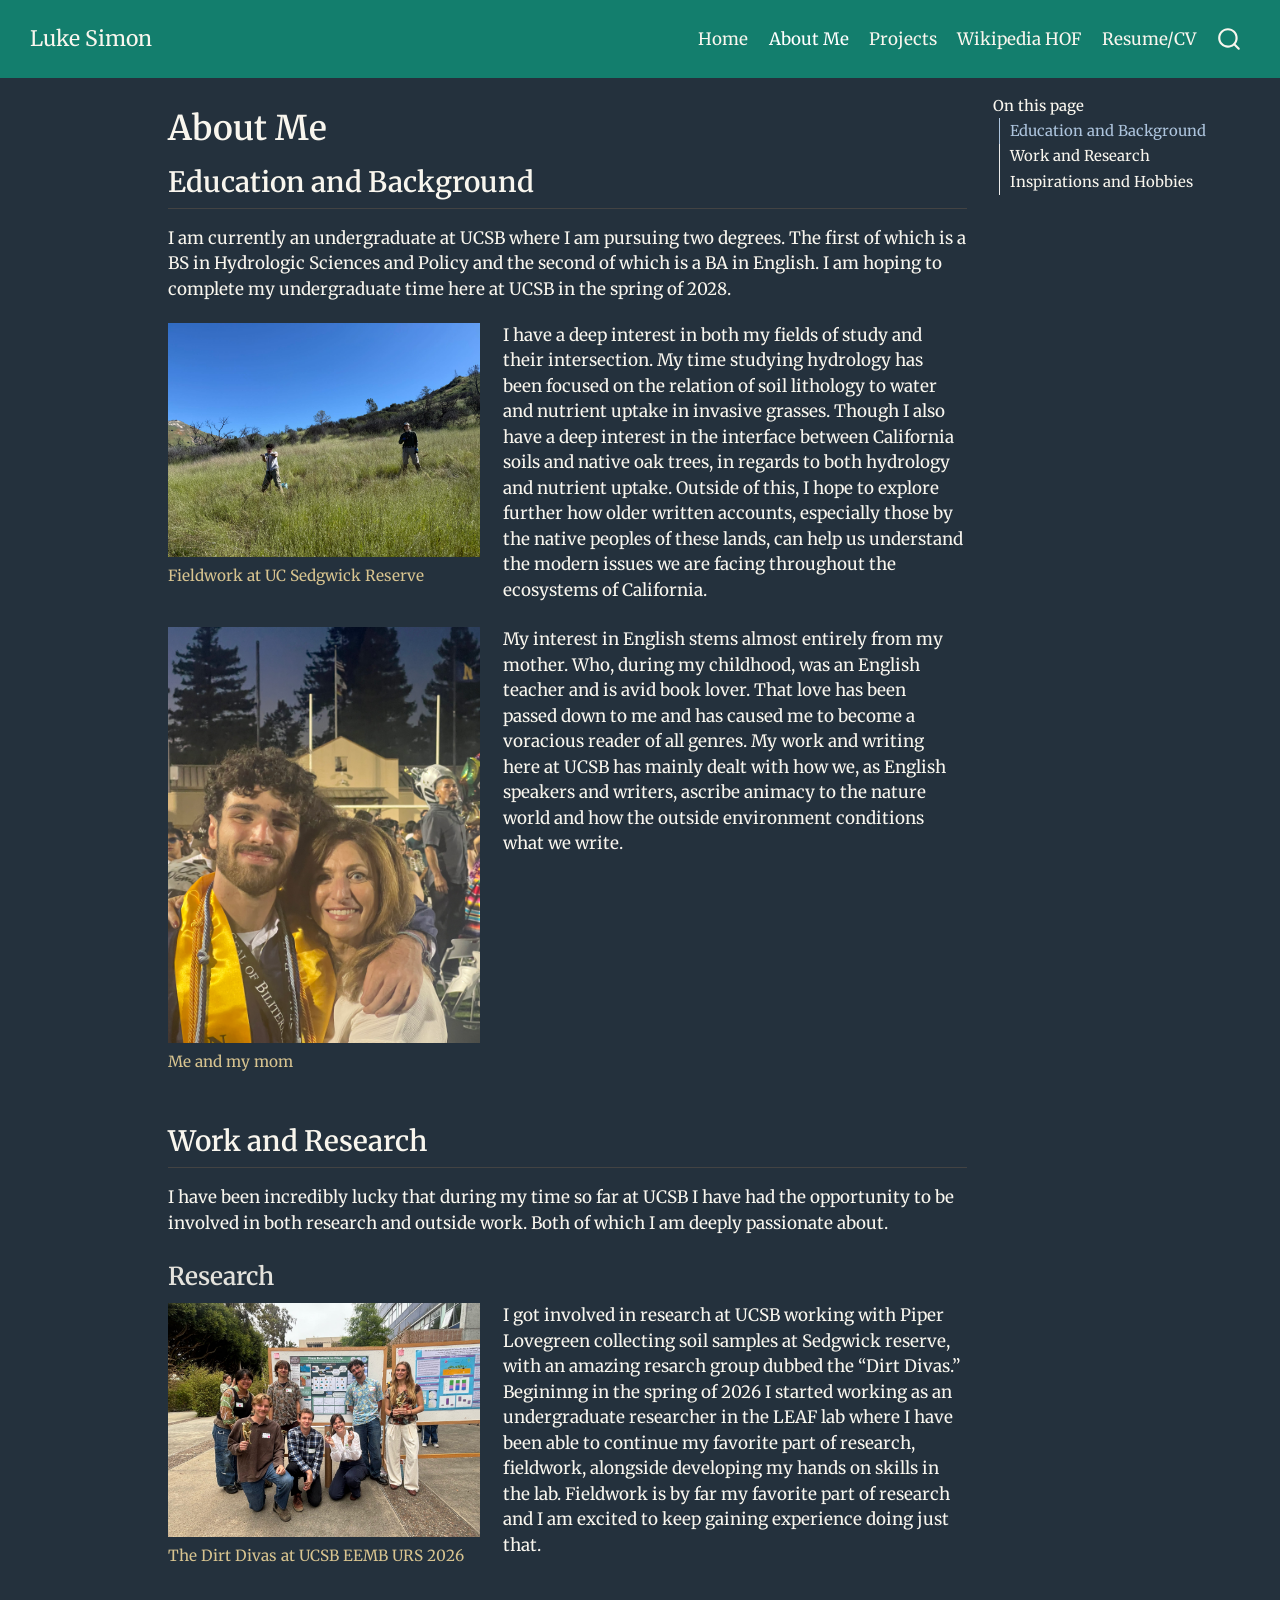
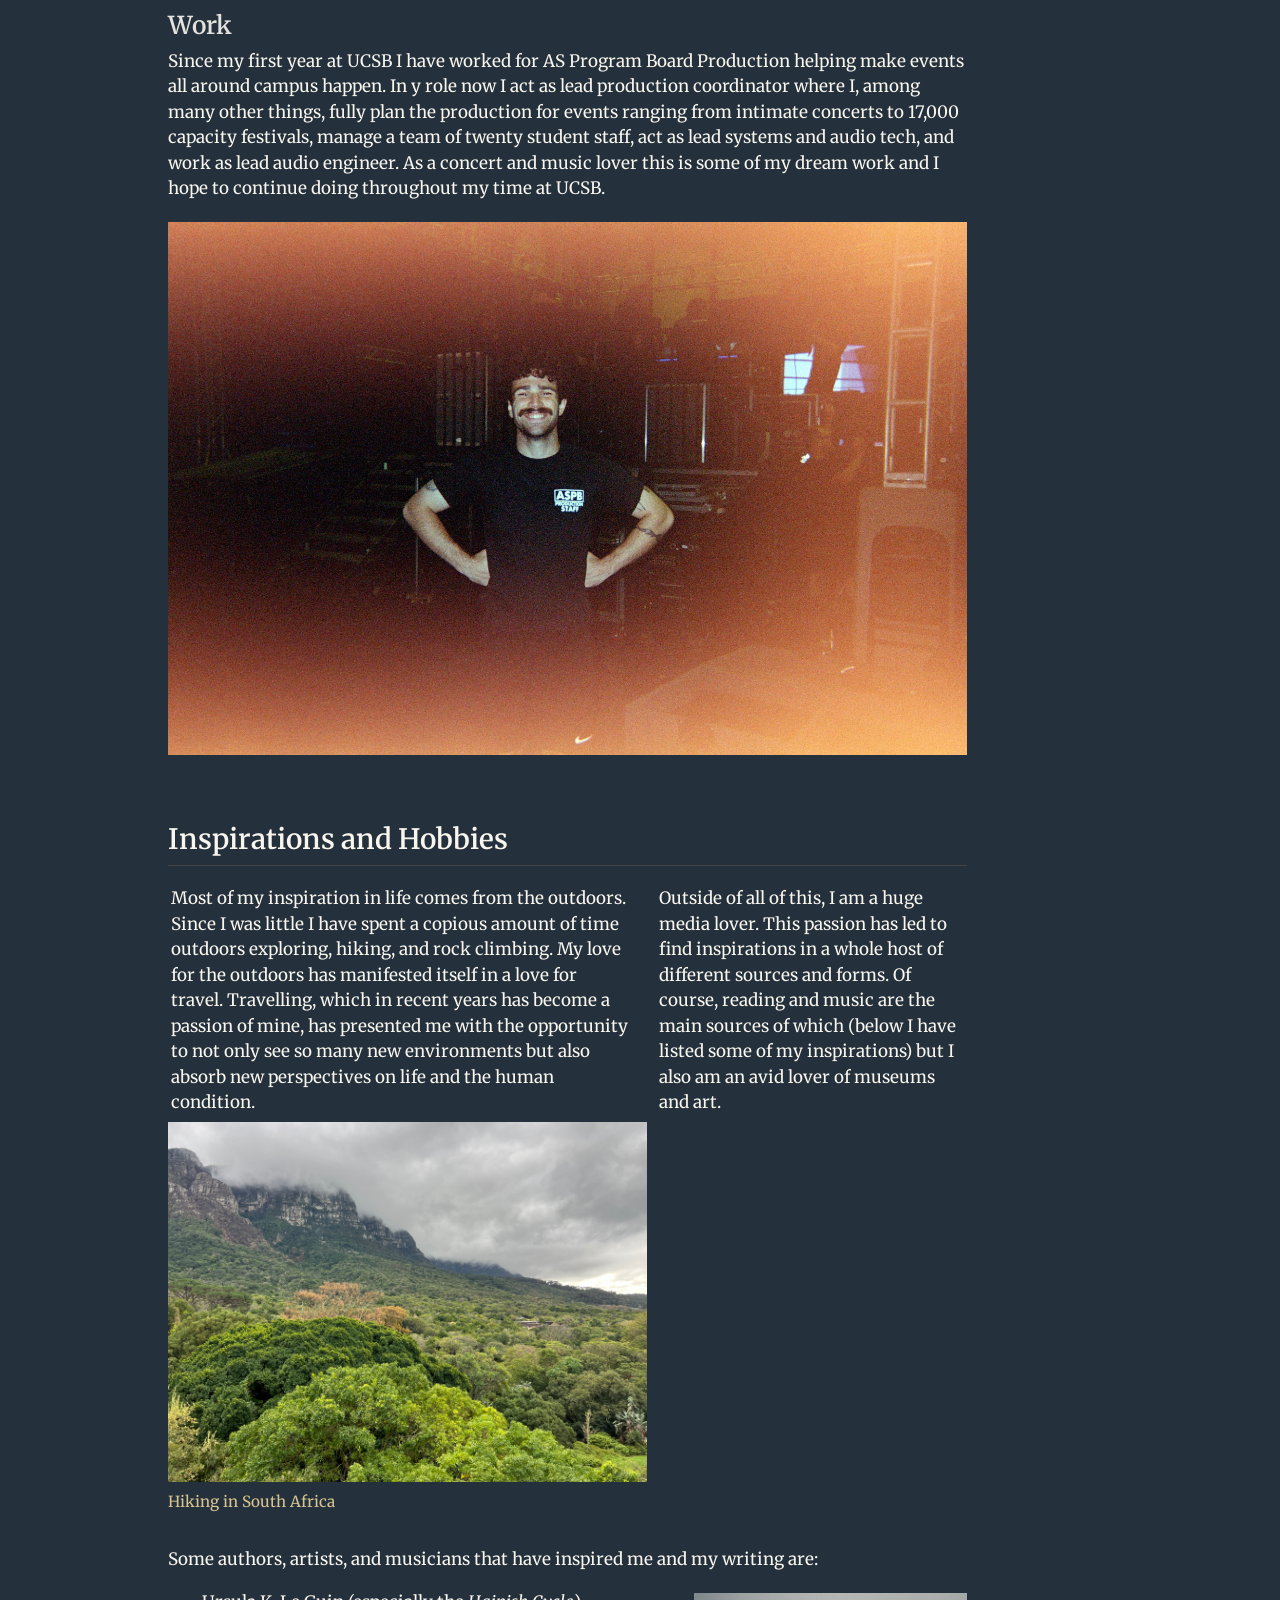
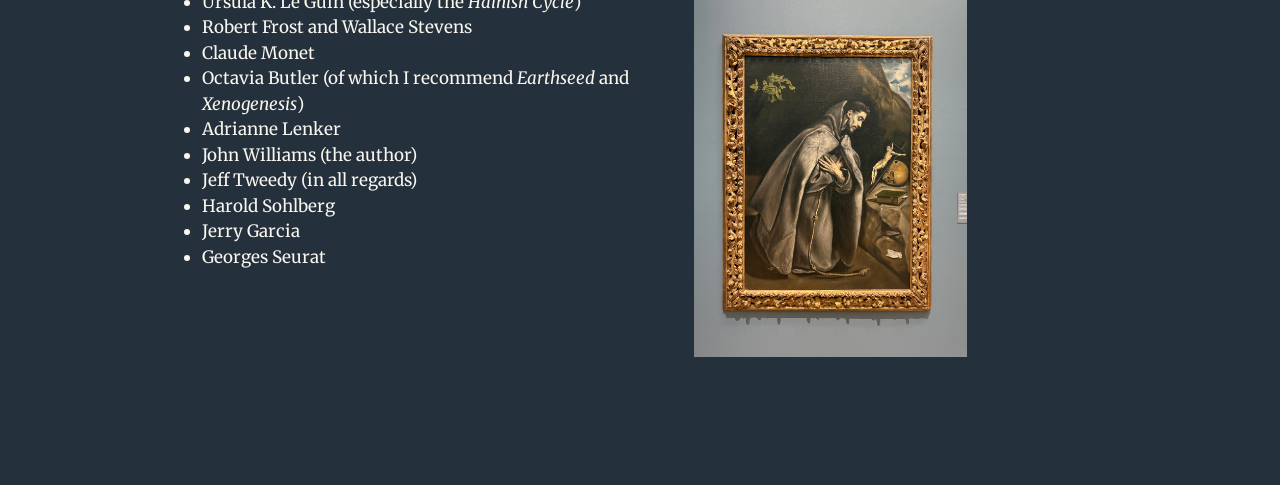
<file: docs/about.html>
<!DOCTYPE html>
<html xmlns="http://www.w3.org/1999/xhtml" lang="en" xml:lang="en"><head>

<meta charset="utf-8">
<meta name="generator" content="quarto-1.9.36">

<meta name="viewport" content="width=device-width, initial-scale=1.0, user-scalable=yes">


<title>About Me – Luke Simon</title>
<style>
/* Default styles provided by pandoc.
** See https://pandoc.org/MANUAL.html#variables-for-html for config info.
*/
code{white-space: pre-wrap;}
span.smallcaps{font-variant: small-caps;}
div.columns{display: flex; gap: min(4vw, 1.5em);}
div.column{flex: auto; overflow-x: auto;}
div.hanging-indent{margin-left: 1.5em; text-indent: -1.5em;}
ul.task-list{list-style: none;}
ul.task-list li input[type="checkbox"] {
  width: 0.8em;
  margin: 0 0.8em 0.2em -1em; /* quarto-specific, see https://github.com/quarto-dev/quarto-cli/issues/4556 */ 
  vertical-align: middle;
}
</style>


<script src="site_libs/quarto-nav/quarto-nav.js"></script>
<script src="site_libs/quarto-nav/headroom.min.js"></script>
<script src="site_libs/clipboard/clipboard.min.js"></script>
<script src="site_libs/quarto-search/autocomplete.umd.js"></script>
<script src="site_libs/quarto-search/fuse.min.js"></script>
<script src="site_libs/quarto-search/quarto-search.js"></script>
<meta name="quarto:offset" content="./">
<script src="site_libs/quarto-html/quarto.js" type="module"></script>
<script src="site_libs/quarto-html/tabsets/tabsets.js" type="module"></script>
<script src="site_libs/quarto-html/popper.min.js"></script>
<script src="site_libs/quarto-html/tippy.umd.min.js"></script>
<script src="site_libs/quarto-html/anchor.min.js"></script>
<link href="site_libs/quarto-html/tippy.css" rel="stylesheet">
<link href="site_libs/quarto-html/quarto-syntax-highlighting-dark-f418161beb48e0141c760e455f12af2c.css" rel="stylesheet" id="quarto-text-highlighting-styles">
<script src="site_libs/bootstrap/bootstrap.min.js"></script>
<link href="site_libs/bootstrap/bootstrap-icons.css" rel="stylesheet">
<link href="site_libs/bootstrap/bootstrap-4e957e90a3b500b27da8a49f455f642f.min.css" rel="stylesheet" append-hash="true" id="quarto-bootstrap" data-mode="dark">
<script id="quarto-search-options" type="application/json">{
  "location": "navbar",
  "copy-button": false,
  "collapse-after": 3,
  "panel-placement": "end",
  "type": "overlay",
  "limit": 50,
  "keyboard-shortcut": [
    "f",
    "/",
    "s"
  ],
  "show-item-context": false,
  "language": {
    "search-no-results-text": "No results",
    "search-matching-documents-text": "matching documents",
    "search-copy-link-title": "Copy link to search",
    "search-hide-matches-text": "Hide additional matches",
    "search-more-match-text": "more match in this document",
    "search-more-matches-text": "more matches in this document",
    "search-clear-button-title": "Clear",
    "search-text-placeholder": "",
    "search-detached-cancel-button-title": "Cancel",
    "search-submit-button-title": "Submit",
    "search-label": "Search"
  }
}</script>


</head>

<body class="nav-fixed quarto-light">

<div id="quarto-search-results"></div>
  <header id="quarto-header" class="headroom fixed-top">
    <nav class="navbar navbar-expand-lg " data-bs-theme="dark">
      <div class="navbar-container container-fluid">
      <div class="navbar-brand-container mx-auto">
    <a class="navbar-brand" href="./index.html">
    <span class="navbar-title">Luke Simon</span>
    </a>
  </div>
            <div id="quarto-search" class="" title="Search"></div>
          <button class="navbar-toggler" type="button" data-bs-toggle="collapse" data-bs-target="#navbarCollapse" aria-controls="navbarCollapse" role="menu" aria-expanded="false" aria-label="Toggle navigation" onclick="if (window.quartoToggleHeadroom) { window.quartoToggleHeadroom(); }">
  <span class="navbar-toggler-icon"></span>
</button>
          <div class="collapse navbar-collapse" id="navbarCollapse">
            <ul class="navbar-nav navbar-nav-scroll ms-auto">
  <li class="nav-item">
    <a class="nav-link" href="./index.html"> 
<span class="menu-text">Home</span></a>
  </li>  
  <li class="nav-item">
    <a class="nav-link active" href="./about.html" aria-current="page"> 
<span class="menu-text">About Me</span></a>
  </li>  
  <li class="nav-item">
    <a class="nav-link" href="./projects.html"> 
<span class="menu-text">Projects</span></a>
  </li>  
  <li class="nav-item">
    <a class="nav-link" href="./hof.html"> 
<span class="menu-text">Wikipedia HOF</span></a>
  </li>  
  <li class="nav-item">
    <a class="nav-link" href="./resume.html"> 
<span class="menu-text">Resume/CV</span></a>
  </li>  
</ul>
          </div> <!-- /navcollapse -->
            <div class="quarto-navbar-tools">
</div>
      </div> <!-- /container-fluid -->
    </nav>
</header>
<!-- content -->
<div id="quarto-content" class="quarto-container page-columns page-rows-contents page-layout-article page-navbar">
<!-- sidebar -->
<!-- margin-sidebar -->
    <div id="quarto-margin-sidebar" class="sidebar margin-sidebar">
        <nav id="TOC" role="doc-toc" class="toc-active">
    <h2 id="toc-title">On this page</h2>
   
  <ul>
  <li><a href="#education-and-background" id="toc-education-and-background" class="nav-link active" data-scroll-target="#education-and-background">Education and Background</a></li>
  <li><a href="#work-and-research" id="toc-work-and-research" class="nav-link" data-scroll-target="#work-and-research">Work and Research</a>
  <ul class="collapse">
  <li><a href="#research" id="toc-research" class="nav-link" data-scroll-target="#research">Research</a></li>
  <li><a href="#work" id="toc-work" class="nav-link" data-scroll-target="#work">Work</a></li>
  </ul></li>
  <li><a href="#inspirations-and-hobbies" id="toc-inspirations-and-hobbies" class="nav-link" data-scroll-target="#inspirations-and-hobbies">Inspirations and Hobbies</a></li>
  </ul>
</nav>
    </div>
<!-- main -->
<main class="content" id="quarto-document-content">

<header id="title-block-header" class="quarto-title-block default">
<div class="quarto-title">
<h1 class="title">About Me</h1>
</div>



<div class="quarto-title-meta">

    
  
    
  </div>
  


</header>


<section id="education-and-background" class="level2">
<h2 class="anchored" data-anchor-id="education-and-background">Education and Background</h2>
<p>I am currently an undergraduate at UCSB where I am pursuing two degrees. The first of which is a BS in Hydrologic Sciences and Policy and the second of which is a BA in English. I am hoping to complete my undergraduate time here at UCSB in the spring of 2028.</p>
<div class="quarto-layout-panel" data-layout="[40,60]">
<div class="quarto-layout-row quarto-layout-valign-top">
<div class="quarto-layout-cell" style="flex-basis: 40.0%;justify-content: flex-start;">
<div class="quarto-figure quarto-figure-left">
<figure class="figure">
<p><img src="images/field.jpeg" class="img-fluid figure-img"></p>
<figcaption>Fieldwork at UC Sedgwick Reserve</figcaption>
</figure>
</div>
</div>
<div class="quarto-layout-cell" style="flex-basis: 60.0%;justify-content: flex-start;">
<p>I have a deep interest in both my fields of study and their intersection. My time studying hydrology has been focused on the relation of soil lithology to water and nutrient uptake in invasive grasses. Though I also have a deep interest in the interface between California soils and native oak trees, in regards to both hydrology and nutrient uptake. Outside of this, I hope to explore further how older written accounts, especially those by the native peoples of these lands, can help us understand the modern issues we are facing throughout the ecosystems of California.</p>
</div>
</div>
</div>
<div class="quarto-layout-panel" data-layout="[40,60]">
<div class="quarto-layout-row quarto-layout-valign-top">
<div class="quarto-layout-cell" style="flex-basis: 40.0%;justify-content: flex-start;">
<div class="quarto-figure quarto-figure-right">
<figure class="figure">
<p><img src="images/mom.jpeg" class="img-fluid figure-img"></p>
<figcaption>Me and my mom</figcaption>
</figure>
</div>
</div>
<div class="quarto-layout-cell" style="flex-basis: 60.0%;justify-content: flex-start;">
<p>My interest in English stems almost entirely from my mother. Who, during my childhood, was an English teacher and is avid book lover. That love has been passed down to me and has caused me to become a voracious reader of all genres. My work and writing here at UCSB has mainly dealt with how we, as English speakers and writers, ascribe animacy to the nature world and how the outside environment conditions what we write.</p>
</div>
</div>
</div>
</section>
<section id="work-and-research" class="level2">
<h2 class="anchored" data-anchor-id="work-and-research">Work and Research</h2>
<p>I have been incredibly lucky that during my time so far at UCSB I have had the opportunity to be involved in both research and outside work. Both of which I am deeply passionate about.</p>
<section id="research" class="level3">
<h3 class="anchored" data-anchor-id="research">Research</h3>
<div class="quarto-layout-panel" data-layout="[40,60]">
<div class="quarto-layout-row quarto-layout-valign-top">
<div class="quarto-layout-cell" style="flex-basis: 40.0%;justify-content: flex-start;">
<div class="quarto-figure quarto-figure-left">
<figure class="figure">
<p><img src="images/divas.jpeg" class="img-fluid figure-img"></p>
<figcaption>The Dirt Divas at UCSB EEMB URS 2026</figcaption>
</figure>
</div>
</div>
<div class="quarto-layout-cell" style="flex-basis: 60.0%;justify-content: flex-start;">
<p>I got involved in research at UCSB working with Piper Lovegreen collecting soil samples at Sedgwick reserve, with an amazing resarch group dubbed the “Dirt Divas.” Begininng in the spring of 2026 I started working as an undergraduate researcher in the LEAF lab where I have been able to continue my favorite part of research, fieldwork, alongside developing my hands on skills in the lab. Fieldwork is by far my favorite part of research and I am excited to keep gaining experience doing just that.</p>
</div>
</div>
</div>
</section>
<section id="work" class="level3">
<h3 class="anchored" data-anchor-id="work">Work</h3>
<p>Since my first year at UCSB I have worked for AS Program Board Production helping make events all around campus happen. In y role now I act as lead production coordinator where I, among many other things, fully plan the production for events ranging from intimate concerts to 17,000 capacity festivals, manage a team of twenty student staff, act as lead systems and audio tech, and work as lead audio engineer. As a concert and music lover this is some of my dream work and I hope to continue doing throughout my time at UCSB.</p>
<div class="quarto-layout-panel" data-layout-ncol="1">
<div class="quarto-layout-row quarto-layout-valign-center">
<div class="quarto-layout-cell" style="flex-basis: 100.0%;justify-content: center;">
<div class="quarto-figure quarto-figure-center">
<figure class="figure">
<p><img src="images/7.JPG" class="img-fluid quarto-figure quarto-figure-center figure-img"></p>
</figure>
</div>
</div>
</div>
</div>
</section>
</section>
<section id="inspirations-and-hobbies" class="level2">
<h2 class="anchored" data-anchor-id="inspirations-and-hobbies">Inspirations and Hobbies</h2>
<div class="quarto-layout-panel" data-layout="[60,40]">
<div class="quarto-layout-row quarto-layout-valign-top">
<div class="quarto-layout-cell" style="flex-basis: 60.0%;justify-content: flex-start;">
<p>Most of my inspiration in life comes from the outdoors. Since I was little I have spent a copious amount of time outdoors exploring, hiking, and rock climbing. My love for the outdoors has manifested itself in a love for travel. Travelling, which in recent years has become a passion of mine, has presented me with the opportunity to not only see so many new environments but also absorb new perspectives on life and the human condition.</p>
</div>
<div class="quarto-layout-cell" style="flex-basis: 40.0%;justify-content: flex-start;">
<p>Outside of all of this, I am a huge media lover. This passion has led to find inspirations in a whole host of different sources and forms. Of course, reading and music are the main sources of which (below I have listed some of my inspirations) but I also am an avid lover of museums and art.</p>
</div>
</div>
<div class="quarto-layout-row quarto-layout-valign-top">
<div class="quarto-layout-cell" style="flex-basis: 60.0%;justify-content: flex-start;">
<div class="quarto-figure quarto-figure-right">
<figure class="figure">
<p><img src="images/hiking.JPG" class="img-fluid figure-img"></p>
<figcaption>Hiking in South Africa</figcaption>
</figure>
</div>
</div>
</div>
</div>
<p>Some authors, artists, and musicians that have inspired me and my writing are:</p>
<div class="quarto-layout-panel" data-layout="[65,35]">
<div class="quarto-layout-row quarto-layout-valign-top">
<div class="quarto-layout-cell" style="flex-basis: 65.0%;justify-content: flex-start;">
<ul>
<li>Ursula K. Le Guin (especially the <em>Hainish Cycle</em>)</li>
<li>Robert Frost and Wallace Stevens</li>
<li>Claude Monet</li>
<li>Octavia Butler (of which I recommend <em>Earthseed</em> and <em>Xenogenesis</em>)</li>
<li>Adrianne Lenker</li>
<li>John Williams (the author)</li>
<li>Jeff Tweedy (in all regards)</li>
<li>Harold Sohlberg</li>
<li>Jerry Garcia</li>
<li>Georges Seurat</li>
</ul>
</div>
<div class="quarto-layout-cell" style="flex-basis: 35.0%;justify-content: center;">
<div class="quarto-figure quarto-figure-right">
<figure class="figure">
<p><img src="images/art.JPG" class="img-fluid quarto-figure quarto-figure-right figure-img"></p>
</figure>
</div>
</div>
</div>
</div>


</section>

</main> <!-- /main -->
<script id="quarto-html-after-body" type="application/javascript">
  window.document.addEventListener("DOMContentLoaded", function (event) {
    const icon = "";
    const anchorJS = new window.AnchorJS();
    anchorJS.options = {
      placement: 'right',
      icon: icon
    };
    anchorJS.add('.anchored');
    const isCodeAnnotation = (el) => {
      for (const clz of el.classList) {
        if (clz.startsWith('code-annotation-')) {                     
          return true;
        }
      }
      return false;
    }
    const onCopySuccess = function(e) {
      // button target
      const button = e.trigger;
      // don't keep focus
      button.blur();
      // flash "checked"
      button.classList.add('code-copy-button-checked');
      var currentTitle = button.getAttribute("title");
      button.setAttribute("title", "Copied!");
      let tooltip;
      if (window.bootstrap) {
        button.setAttribute("data-bs-toggle", "tooltip");
        button.setAttribute("data-bs-placement", "left");
        button.setAttribute("data-bs-title", "Copied!");
        tooltip = new bootstrap.Tooltip(button, 
          { trigger: "manual", 
            customClass: "code-copy-button-tooltip",
            offset: [0, -8]});
        tooltip.show();    
      }
      setTimeout(function() {
        if (tooltip) {
          tooltip.hide();
          button.removeAttribute("data-bs-title");
          button.removeAttribute("data-bs-toggle");
          button.removeAttribute("data-bs-placement");
        }
        button.setAttribute("title", currentTitle);
        button.classList.remove('code-copy-button-checked');
      }, 1000);
      // clear code selection
      e.clearSelection();
    }
    const getTextToCopy = function(trigger) {
      const outerScaffold = trigger.parentElement.cloneNode(true);
      const codeEl = outerScaffold.querySelector('code');
      for (const childEl of codeEl.children) {
        if (isCodeAnnotation(childEl)) {
          childEl.remove();
        }
      }
      return codeEl.innerText;
    }
    const clipboard = new window.ClipboardJS('.code-copy-button:not([data-in-quarto-modal])', {
      text: getTextToCopy
    });
    clipboard.on('success', onCopySuccess);
    if (window.document.getElementById('quarto-embedded-source-code-modal')) {
      const clipboardModal = new window.ClipboardJS('.code-copy-button[data-in-quarto-modal]', {
        text: getTextToCopy,
        container: window.document.getElementById('quarto-embedded-source-code-modal')
      });
      clipboardModal.on('success', onCopySuccess);
    }
      var localhostRegex = new RegExp(/^(?:http|https):\/\/localhost\:?[0-9]*\//);
      var mailtoRegex = new RegExp(/^mailto:/);
        var filterRegex = new RegExp('/' + window.location.host + '/');
      var isInternal = (href) => {
          return filterRegex.test(href) || localhostRegex.test(href) || mailtoRegex.test(href);
      }
      // Inspect non-navigation links and adorn them if external
     var links = window.document.querySelectorAll('a[href]:not(.nav-link):not(.navbar-brand):not(.toc-action):not(.sidebar-link):not(.sidebar-item-toggle):not(.pagination-link):not(.no-external):not([aria-hidden]):not(.dropdown-item):not(.quarto-navigation-tool):not(.about-link)');
      for (var i=0; i<links.length; i++) {
        const link = links[i];
        if (!isInternal(link.href)) {
          // undo the damage that might have been done by quarto-nav.js in the case of
          // links that we want to consider external
          if (link.dataset.originalHref !== undefined) {
            link.href = link.dataset.originalHref;
          }
        }
      }
    function tippyHover(el, contentFn, onTriggerFn, onUntriggerFn) {
      const config = {
        allowHTML: true,
        maxWidth: 500,
        delay: 100,
        arrow: false,
        appendTo: function(el) {
            return el.parentElement;
        },
        interactive: true,
        interactiveBorder: 10,
        theme: 'quarto',
        placement: 'bottom-start',
      };
      if (contentFn) {
        config.content = contentFn;
      }
      if (onTriggerFn) {
        config.onTrigger = onTriggerFn;
      }
      if (onUntriggerFn) {
        config.onUntrigger = onUntriggerFn;
      }
      window.tippy(el, config); 
    }
    const noterefs = window.document.querySelectorAll('a[role="doc-noteref"]');
    for (var i=0; i<noterefs.length; i++) {
      const ref = noterefs[i];
      tippyHover(ref, function() {
        // use id or data attribute instead here
        let href = ref.getAttribute('data-footnote-href') || ref.getAttribute('href');
        try { href = new URL(href).hash; } catch {}
        const id = href.replace(/^#\/?/, "");
        const note = window.document.getElementById(id);
        if (note) {
          return note.innerHTML;
        } else {
          return "";
        }
      });
    }
    const xrefs = window.document.querySelectorAll('a.quarto-xref');
    const processXRef = (id, note) => {
      // Strip column container classes
      const stripColumnClz = (el) => {
        el.classList.remove("page-full", "page-columns");
        if (el.children) {
          for (const child of el.children) {
            stripColumnClz(child);
          }
        }
      }
      stripColumnClz(note)
      if (id === null || id.startsWith('sec-')) {
        // Special case sections, only their first couple elements
        const container = document.createElement("div");
        if (note.children && note.children.length > 2) {
          container.appendChild(note.children[0].cloneNode(true));
          for (let i = 1; i < note.children.length; i++) {
            const child = note.children[i];
            if (child.tagName === "P" && child.innerText === "") {
              continue;
            } else {
              container.appendChild(child.cloneNode(true));
              break;
            }
          }
          if (window.Quarto?.typesetMath) {
            window.Quarto.typesetMath(container);
          }
          return container.innerHTML
        } else {
          if (window.Quarto?.typesetMath) {
            window.Quarto.typesetMath(note);
          }
          return note.innerHTML;
        }
      } else {
        // Remove any anchor links if they are present
        const anchorLink = note.querySelector('a.anchorjs-link');
        if (anchorLink) {
          anchorLink.remove();
        }
        if (window.Quarto?.typesetMath) {
          window.Quarto.typesetMath(note);
        }
        if (note.classList.contains("callout")) {
          return note.outerHTML;
        } else {
          return note.innerHTML;
        }
      }
    }
    for (var i=0; i<xrefs.length; i++) {
      const xref = xrefs[i];
      tippyHover(xref, undefined, function(instance) {
        instance.disable();
        let url = xref.getAttribute('href');
        let hash = undefined; 
        if (url.startsWith('#')) {
          hash = url;
        } else {
          try { hash = new URL(url).hash; } catch {}
        }
        if (hash) {
          const id = hash.replace(/^#\/?/, "");
          const note = window.document.getElementById(id);
          if (note !== null) {
            try {
              const html = processXRef(id, note.cloneNode(true));
              instance.setContent(html);
            } finally {
              instance.enable();
              instance.show();
            }
          } else {
            // See if we can fetch this
            fetch(url.split('#')[0])
            .then(res => res.text())
            .then(html => {
              const parser = new DOMParser();
              const htmlDoc = parser.parseFromString(html, "text/html");
              const note = htmlDoc.getElementById(id);
              if (note !== null) {
                const html = processXRef(id, note);
                instance.setContent(html);
              } 
            }).finally(() => {
              instance.enable();
              instance.show();
            });
          }
        } else {
          // See if we can fetch a full url (with no hash to target)
          // This is a special case and we should probably do some content thinning / targeting
          fetch(url)
          .then(res => res.text())
          .then(html => {
            const parser = new DOMParser();
            const htmlDoc = parser.parseFromString(html, "text/html");
            const note = htmlDoc.querySelector('main.content');
            if (note !== null) {
              // This should only happen for chapter cross references
              // (since there is no id in the URL)
              // remove the first header
              if (note.children.length > 0 && note.children[0].tagName === "HEADER") {
                note.children[0].remove();
              }
              const html = processXRef(null, note);
              instance.setContent(html);
            } 
          }).finally(() => {
            instance.enable();
            instance.show();
          });
        }
      }, function(instance) {
      });
    }
        let selectedAnnoteEl;
        const selectorForAnnotation = ( cell, annotation) => {
          let cellAttr = 'data-code-cell="' + cell + '"';
          let lineAttr = 'data-code-annotation="' +  annotation + '"';
          const selector = 'span[' + cellAttr + '][' + lineAttr + ']';
          return selector;
        }
        const selectCodeLines = (annoteEl) => {
          const doc = window.document;
          const targetCell = annoteEl.getAttribute("data-target-cell");
          const targetAnnotation = annoteEl.getAttribute("data-target-annotation");
          const annoteSpan = window.document.querySelector(selectorForAnnotation(targetCell, targetAnnotation));
          const lines = annoteSpan.getAttribute("data-code-lines").split(",");
          const lineIds = lines.map((line) => {
            return targetCell + "-" + line;
          })
          let top = null;
          let height = null;
          let parent = null;
          if (lineIds.length > 0) {
              //compute the position of the single el (top and bottom and make a div)
              const el = window.document.getElementById(lineIds[0]);
              top = el.offsetTop;
              height = el.offsetHeight;
              parent = el.parentElement.parentElement;
            if (lineIds.length > 1) {
              const lastEl = window.document.getElementById(lineIds[lineIds.length - 1]);
              const bottom = lastEl.offsetTop + lastEl.offsetHeight;
              height = bottom - top;
            }
            if (top !== null && height !== null && parent !== null) {
              // cook up a div (if necessary) and position it 
              let div = window.document.getElementById("code-annotation-line-highlight");
              if (div === null) {
                div = window.document.createElement("div");
                div.setAttribute("id", "code-annotation-line-highlight");
                div.style.position = 'absolute';
                parent.appendChild(div);
              }
              div.style.top = top - 2 + "px";
              div.style.height = height + 4 + "px";
              div.style.left = 0;
              let gutterDiv = window.document.getElementById("code-annotation-line-highlight-gutter");
              if (gutterDiv === null) {
                gutterDiv = window.document.createElement("div");
                gutterDiv.setAttribute("id", "code-annotation-line-highlight-gutter");
                gutterDiv.style.position = 'absolute';
                const codeCell = window.document.getElementById(targetCell);
                const gutter = codeCell.querySelector('.code-annotation-gutter');
                gutter.appendChild(gutterDiv);
              }
              gutterDiv.style.top = top - 2 + "px";
              gutterDiv.style.height = height + 4 + "px";
            }
            selectedAnnoteEl = annoteEl;
          }
        };
        const unselectCodeLines = () => {
          const elementsIds = ["code-annotation-line-highlight", "code-annotation-line-highlight-gutter"];
          elementsIds.forEach((elId) => {
            const div = window.document.getElementById(elId);
            if (div) {
              div.remove();
            }
          });
          selectedAnnoteEl = undefined;
        };
          // Handle positioning of the toggle
      window.addEventListener(
        "resize",
        throttle(() => {
          elRect = undefined;
          if (selectedAnnoteEl) {
            selectCodeLines(selectedAnnoteEl);
          }
        }, 10)
      );
      function throttle(fn, ms) {
      let throttle = false;
      let timer;
        return (...args) => {
          if(!throttle) { // first call gets through
              fn.apply(this, args);
              throttle = true;
          } else { // all the others get throttled
              if(timer) clearTimeout(timer); // cancel #2
              timer = setTimeout(() => {
                fn.apply(this, args);
                timer = throttle = false;
              }, ms);
          }
        };
      }
        // Attach click handler to the DT
        const annoteDls = window.document.querySelectorAll('dt[data-target-cell]');
        for (const annoteDlNode of annoteDls) {
          annoteDlNode.addEventListener('click', (event) => {
            const clickedEl = event.target;
            if (clickedEl !== selectedAnnoteEl) {
              unselectCodeLines();
              const activeEl = window.document.querySelector('dt[data-target-cell].code-annotation-active');
              if (activeEl) {
                activeEl.classList.remove('code-annotation-active');
              }
              selectCodeLines(clickedEl);
              clickedEl.classList.add('code-annotation-active');
            } else {
              // Unselect the line
              unselectCodeLines();
              clickedEl.classList.remove('code-annotation-active');
            }
          });
        }
    const findCites = (el) => {
      const parentEl = el.parentElement;
      if (parentEl) {
        const cites = parentEl.dataset.cites;
        if (cites) {
          return {
            el,
            cites: cites.split(' ')
          };
        } else {
          return findCites(el.parentElement)
        }
      } else {
        return undefined;
      }
    };
    var bibliorefs = window.document.querySelectorAll('a[role="doc-biblioref"]');
    for (var i=0; i<bibliorefs.length; i++) {
      const ref = bibliorefs[i];
      const citeInfo = findCites(ref);
      if (citeInfo) {
        tippyHover(citeInfo.el, function() {
          var popup = window.document.createElement('div');
          citeInfo.cites.forEach(function(cite) {
            var citeDiv = window.document.createElement('div');
            citeDiv.classList.add('hanging-indent');
            citeDiv.classList.add('csl-entry');
            var biblioDiv = window.document.getElementById('ref-' + cite);
            if (biblioDiv) {
              citeDiv.innerHTML = biblioDiv.innerHTML;
            }
            popup.appendChild(citeDiv);
          });
          return popup.innerHTML;
        });
      }
    }
  });
  </script>
</div> <!-- /content -->




</body></html>
</file>
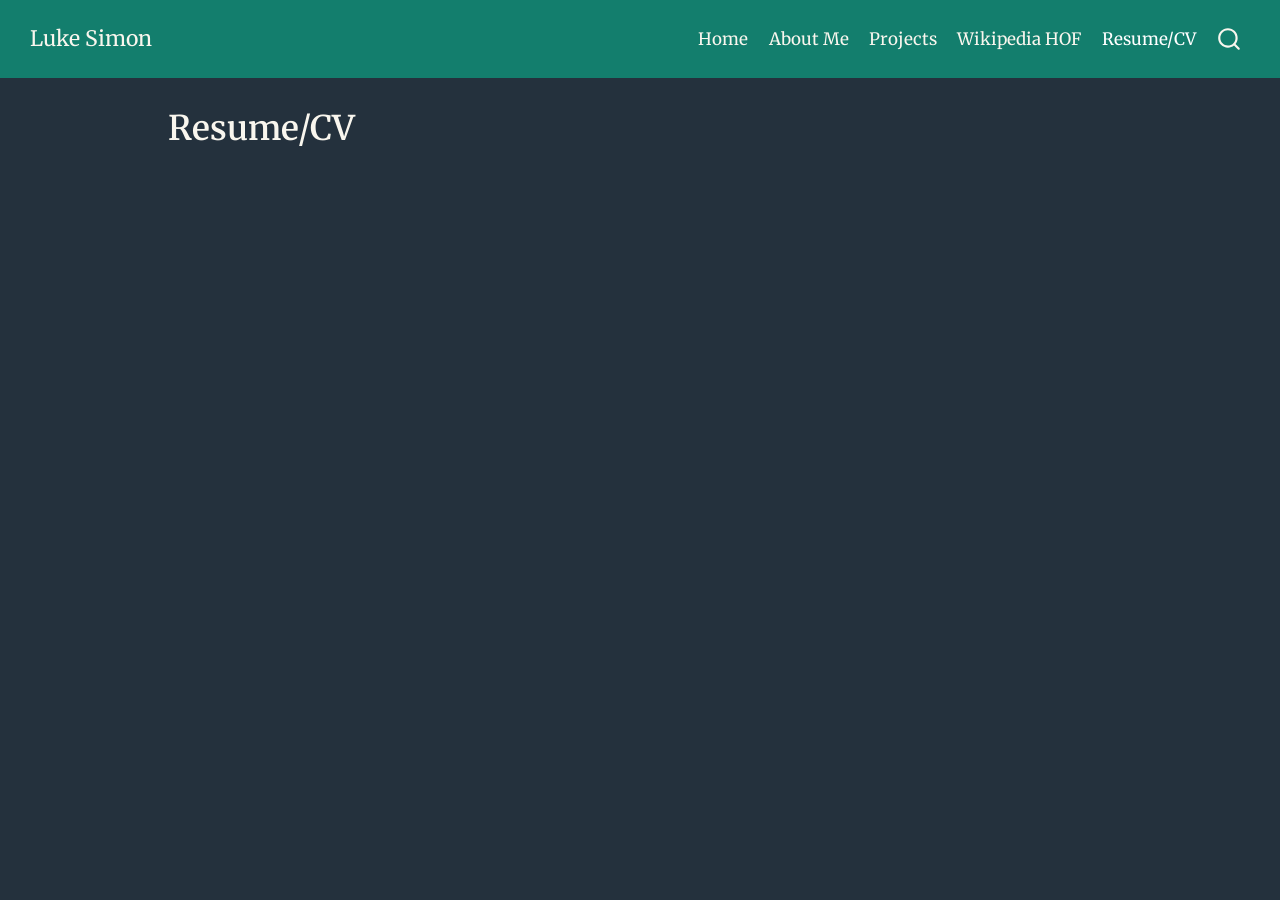
<file: docs/resume.html>
<!DOCTYPE html>
<html xmlns="http://www.w3.org/1999/xhtml" lang="en" xml:lang="en"><head>

<meta charset="utf-8">
<meta name="generator" content="quarto-1.9.36">

<meta name="viewport" content="width=device-width, initial-scale=1.0, user-scalable=yes">


<title>Resume/CV – Luke Simon</title>
<style>
/* Default styles provided by pandoc.
** See https://pandoc.org/MANUAL.html#variables-for-html for config info.
*/
code{white-space: pre-wrap;}
span.smallcaps{font-variant: small-caps;}
div.columns{display: flex; gap: min(4vw, 1.5em);}
div.column{flex: auto; overflow-x: auto;}
div.hanging-indent{margin-left: 1.5em; text-indent: -1.5em;}
ul.task-list{list-style: none;}
ul.task-list li input[type="checkbox"] {
  width: 0.8em;
  margin: 0 0.8em 0.2em -1em; /* quarto-specific, see https://github.com/quarto-dev/quarto-cli/issues/4556 */ 
  vertical-align: middle;
}
</style>


<script src="site_libs/quarto-nav/quarto-nav.js"></script>
<script src="site_libs/quarto-nav/headroom.min.js"></script>
<script src="site_libs/clipboard/clipboard.min.js"></script>
<script src="site_libs/quarto-search/autocomplete.umd.js"></script>
<script src="site_libs/quarto-search/fuse.min.js"></script>
<script src="site_libs/quarto-search/quarto-search.js"></script>
<meta name="quarto:offset" content="./">
<script src="site_libs/quarto-html/quarto.js" type="module"></script>
<script src="site_libs/quarto-html/tabsets/tabsets.js" type="module"></script>
<script src="site_libs/quarto-html/popper.min.js"></script>
<script src="site_libs/quarto-html/tippy.umd.min.js"></script>
<script src="site_libs/quarto-html/anchor.min.js"></script>
<link href="site_libs/quarto-html/tippy.css" rel="stylesheet">
<link href="site_libs/quarto-html/quarto-syntax-highlighting-dark-f418161beb48e0141c760e455f12af2c.css" rel="stylesheet" id="quarto-text-highlighting-styles">
<script src="site_libs/bootstrap/bootstrap.min.js"></script>
<link href="site_libs/bootstrap/bootstrap-icons.css" rel="stylesheet">
<link href="site_libs/bootstrap/bootstrap-4e957e90a3b500b27da8a49f455f642f.min.css" rel="stylesheet" append-hash="true" id="quarto-bootstrap" data-mode="dark">
<script id="quarto-search-options" type="application/json">{
  "location": "navbar",
  "copy-button": false,
  "collapse-after": 3,
  "panel-placement": "end",
  "type": "overlay",
  "limit": 50,
  "keyboard-shortcut": [
    "f",
    "/",
    "s"
  ],
  "show-item-context": false,
  "language": {
    "search-no-results-text": "No results",
    "search-matching-documents-text": "matching documents",
    "search-copy-link-title": "Copy link to search",
    "search-hide-matches-text": "Hide additional matches",
    "search-more-match-text": "more match in this document",
    "search-more-matches-text": "more matches in this document",
    "search-clear-button-title": "Clear",
    "search-text-placeholder": "",
    "search-detached-cancel-button-title": "Cancel",
    "search-submit-button-title": "Submit",
    "search-label": "Search"
  }
}</script>


</head>

<body class="nav-fixed quarto-light">

<div id="quarto-search-results"></div>
  <header id="quarto-header" class="headroom fixed-top">
    <nav class="navbar navbar-expand-lg " data-bs-theme="dark">
      <div class="navbar-container container-fluid">
      <div class="navbar-brand-container mx-auto">
    <a class="navbar-brand" href="./index.html">
    <span class="navbar-title">Luke Simon</span>
    </a>
  </div>
            <div id="quarto-search" class="" title="Search"></div>
          <button class="navbar-toggler" type="button" data-bs-toggle="collapse" data-bs-target="#navbarCollapse" aria-controls="navbarCollapse" role="menu" aria-expanded="false" aria-label="Toggle navigation" onclick="if (window.quartoToggleHeadroom) { window.quartoToggleHeadroom(); }">
  <span class="navbar-toggler-icon"></span>
</button>
          <div class="collapse navbar-collapse" id="navbarCollapse">
            <ul class="navbar-nav navbar-nav-scroll ms-auto">
  <li class="nav-item">
    <a class="nav-link" href="./index.html"> 
<span class="menu-text">Home</span></a>
  </li>  
  <li class="nav-item">
    <a class="nav-link" href="./about.html"> 
<span class="menu-text">About Me</span></a>
  </li>  
  <li class="nav-item">
    <a class="nav-link" href="./projects.html"> 
<span class="menu-text">Projects</span></a>
  </li>  
  <li class="nav-item">
    <a class="nav-link" href="./hof.html"> 
<span class="menu-text">Wikipedia HOF</span></a>
  </li>  
  <li class="nav-item">
    <a class="nav-link active" href="./resume.html" aria-current="page"> 
<span class="menu-text">Resume/CV</span></a>
  </li>  
</ul>
          </div> <!-- /navcollapse -->
            <div class="quarto-navbar-tools">
</div>
      </div> <!-- /container-fluid -->
    </nav>
</header>
<!-- content -->
<div id="quarto-content" class="quarto-container page-columns page-rows-contents page-layout-article page-navbar">
<!-- sidebar -->
<!-- margin-sidebar -->
    <div id="quarto-margin-sidebar" class="sidebar margin-sidebar zindex-bottom">
        
    </div>
<!-- main -->
<main class="content" id="quarto-document-content">

<header id="title-block-header" class="quarto-title-block default">
<div class="quarto-title">
<h1 class="title">Resume/CV</h1>
</div>



<div class="quarto-title-meta">

    
  
    
  </div>
  


</header>


<iframe src="LS-Resume-Ju26.pdf" width="100%" height="600px">
</iframe>



</main> <!-- /main -->
<script id="quarto-html-after-body" type="application/javascript">
  window.document.addEventListener("DOMContentLoaded", function (event) {
    const icon = "";
    const anchorJS = new window.AnchorJS();
    anchorJS.options = {
      placement: 'right',
      icon: icon
    };
    anchorJS.add('.anchored');
    const isCodeAnnotation = (el) => {
      for (const clz of el.classList) {
        if (clz.startsWith('code-annotation-')) {                     
          return true;
        }
      }
      return false;
    }
    const onCopySuccess = function(e) {
      // button target
      const button = e.trigger;
      // don't keep focus
      button.blur();
      // flash "checked"
      button.classList.add('code-copy-button-checked');
      var currentTitle = button.getAttribute("title");
      button.setAttribute("title", "Copied!");
      let tooltip;
      if (window.bootstrap) {
        button.setAttribute("data-bs-toggle", "tooltip");
        button.setAttribute("data-bs-placement", "left");
        button.setAttribute("data-bs-title", "Copied!");
        tooltip = new bootstrap.Tooltip(button, 
          { trigger: "manual", 
            customClass: "code-copy-button-tooltip",
            offset: [0, -8]});
        tooltip.show();    
      }
      setTimeout(function() {
        if (tooltip) {
          tooltip.hide();
          button.removeAttribute("data-bs-title");
          button.removeAttribute("data-bs-toggle");
          button.removeAttribute("data-bs-placement");
        }
        button.setAttribute("title", currentTitle);
        button.classList.remove('code-copy-button-checked');
      }, 1000);
      // clear code selection
      e.clearSelection();
    }
    const getTextToCopy = function(trigger) {
      const outerScaffold = trigger.parentElement.cloneNode(true);
      const codeEl = outerScaffold.querySelector('code');
      for (const childEl of codeEl.children) {
        if (isCodeAnnotation(childEl)) {
          childEl.remove();
        }
      }
      return codeEl.innerText;
    }
    const clipboard = new window.ClipboardJS('.code-copy-button:not([data-in-quarto-modal])', {
      text: getTextToCopy
    });
    clipboard.on('success', onCopySuccess);
    if (window.document.getElementById('quarto-embedded-source-code-modal')) {
      const clipboardModal = new window.ClipboardJS('.code-copy-button[data-in-quarto-modal]', {
        text: getTextToCopy,
        container: window.document.getElementById('quarto-embedded-source-code-modal')
      });
      clipboardModal.on('success', onCopySuccess);
    }
      var localhostRegex = new RegExp(/^(?:http|https):\/\/localhost\:?[0-9]*\//);
      var mailtoRegex = new RegExp(/^mailto:/);
        var filterRegex = new RegExp('/' + window.location.host + '/');
      var isInternal = (href) => {
          return filterRegex.test(href) || localhostRegex.test(href) || mailtoRegex.test(href);
      }
      // Inspect non-navigation links and adorn them if external
     var links = window.document.querySelectorAll('a[href]:not(.nav-link):not(.navbar-brand):not(.toc-action):not(.sidebar-link):not(.sidebar-item-toggle):not(.pagination-link):not(.no-external):not([aria-hidden]):not(.dropdown-item):not(.quarto-navigation-tool):not(.about-link)');
      for (var i=0; i<links.length; i++) {
        const link = links[i];
        if (!isInternal(link.href)) {
          // undo the damage that might have been done by quarto-nav.js in the case of
          // links that we want to consider external
          if (link.dataset.originalHref !== undefined) {
            link.href = link.dataset.originalHref;
          }
        }
      }
    function tippyHover(el, contentFn, onTriggerFn, onUntriggerFn) {
      const config = {
        allowHTML: true,
        maxWidth: 500,
        delay: 100,
        arrow: false,
        appendTo: function(el) {
            return el.parentElement;
        },
        interactive: true,
        interactiveBorder: 10,
        theme: 'quarto',
        placement: 'bottom-start',
      };
      if (contentFn) {
        config.content = contentFn;
      }
      if (onTriggerFn) {
        config.onTrigger = onTriggerFn;
      }
      if (onUntriggerFn) {
        config.onUntrigger = onUntriggerFn;
      }
      window.tippy(el, config); 
    }
    const noterefs = window.document.querySelectorAll('a[role="doc-noteref"]');
    for (var i=0; i<noterefs.length; i++) {
      const ref = noterefs[i];
      tippyHover(ref, function() {
        // use id or data attribute instead here
        let href = ref.getAttribute('data-footnote-href') || ref.getAttribute('href');
        try { href = new URL(href).hash; } catch {}
        const id = href.replace(/^#\/?/, "");
        const note = window.document.getElementById(id);
        if (note) {
          return note.innerHTML;
        } else {
          return "";
        }
      });
    }
    const xrefs = window.document.querySelectorAll('a.quarto-xref');
    const processXRef = (id, note) => {
      // Strip column container classes
      const stripColumnClz = (el) => {
        el.classList.remove("page-full", "page-columns");
        if (el.children) {
          for (const child of el.children) {
            stripColumnClz(child);
          }
        }
      }
      stripColumnClz(note)
      if (id === null || id.startsWith('sec-')) {
        // Special case sections, only their first couple elements
        const container = document.createElement("div");
        if (note.children && note.children.length > 2) {
          container.appendChild(note.children[0].cloneNode(true));
          for (let i = 1; i < note.children.length; i++) {
            const child = note.children[i];
            if (child.tagName === "P" && child.innerText === "") {
              continue;
            } else {
              container.appendChild(child.cloneNode(true));
              break;
            }
          }
          if (window.Quarto?.typesetMath) {
            window.Quarto.typesetMath(container);
          }
          return container.innerHTML
        } else {
          if (window.Quarto?.typesetMath) {
            window.Quarto.typesetMath(note);
          }
          return note.innerHTML;
        }
      } else {
        // Remove any anchor links if they are present
        const anchorLink = note.querySelector('a.anchorjs-link');
        if (anchorLink) {
          anchorLink.remove();
        }
        if (window.Quarto?.typesetMath) {
          window.Quarto.typesetMath(note);
        }
        if (note.classList.contains("callout")) {
          return note.outerHTML;
        } else {
          return note.innerHTML;
        }
      }
    }
    for (var i=0; i<xrefs.length; i++) {
      const xref = xrefs[i];
      tippyHover(xref, undefined, function(instance) {
        instance.disable();
        let url = xref.getAttribute('href');
        let hash = undefined; 
        if (url.startsWith('#')) {
          hash = url;
        } else {
          try { hash = new URL(url).hash; } catch {}
        }
        if (hash) {
          const id = hash.replace(/^#\/?/, "");
          const note = window.document.getElementById(id);
          if (note !== null) {
            try {
              const html = processXRef(id, note.cloneNode(true));
              instance.setContent(html);
            } finally {
              instance.enable();
              instance.show();
            }
          } else {
            // See if we can fetch this
            fetch(url.split('#')[0])
            .then(res => res.text())
            .then(html => {
              const parser = new DOMParser();
              const htmlDoc = parser.parseFromString(html, "text/html");
              const note = htmlDoc.getElementById(id);
              if (note !== null) {
                const html = processXRef(id, note);
                instance.setContent(html);
              } 
            }).finally(() => {
              instance.enable();
              instance.show();
            });
          }
        } else {
          // See if we can fetch a full url (with no hash to target)
          // This is a special case and we should probably do some content thinning / targeting
          fetch(url)
          .then(res => res.text())
          .then(html => {
            const parser = new DOMParser();
            const htmlDoc = parser.parseFromString(html, "text/html");
            const note = htmlDoc.querySelector('main.content');
            if (note !== null) {
              // This should only happen for chapter cross references
              // (since there is no id in the URL)
              // remove the first header
              if (note.children.length > 0 && note.children[0].tagName === "HEADER") {
                note.children[0].remove();
              }
              const html = processXRef(null, note);
              instance.setContent(html);
            } 
          }).finally(() => {
            instance.enable();
            instance.show();
          });
        }
      }, function(instance) {
      });
    }
        let selectedAnnoteEl;
        const selectorForAnnotation = ( cell, annotation) => {
          let cellAttr = 'data-code-cell="' + cell + '"';
          let lineAttr = 'data-code-annotation="' +  annotation + '"';
          const selector = 'span[' + cellAttr + '][' + lineAttr + ']';
          return selector;
        }
        const selectCodeLines = (annoteEl) => {
          const doc = window.document;
          const targetCell = annoteEl.getAttribute("data-target-cell");
          const targetAnnotation = annoteEl.getAttribute("data-target-annotation");
          const annoteSpan = window.document.querySelector(selectorForAnnotation(targetCell, targetAnnotation));
          const lines = annoteSpan.getAttribute("data-code-lines").split(",");
          const lineIds = lines.map((line) => {
            return targetCell + "-" + line;
          })
          let top = null;
          let height = null;
          let parent = null;
          if (lineIds.length > 0) {
              //compute the position of the single el (top and bottom and make a div)
              const el = window.document.getElementById(lineIds[0]);
              top = el.offsetTop;
              height = el.offsetHeight;
              parent = el.parentElement.parentElement;
            if (lineIds.length > 1) {
              const lastEl = window.document.getElementById(lineIds[lineIds.length - 1]);
              const bottom = lastEl.offsetTop + lastEl.offsetHeight;
              height = bottom - top;
            }
            if (top !== null && height !== null && parent !== null) {
              // cook up a div (if necessary) and position it 
              let div = window.document.getElementById("code-annotation-line-highlight");
              if (div === null) {
                div = window.document.createElement("div");
                div.setAttribute("id", "code-annotation-line-highlight");
                div.style.position = 'absolute';
                parent.appendChild(div);
              }
              div.style.top = top - 2 + "px";
              div.style.height = height + 4 + "px";
              div.style.left = 0;
              let gutterDiv = window.document.getElementById("code-annotation-line-highlight-gutter");
              if (gutterDiv === null) {
                gutterDiv = window.document.createElement("div");
                gutterDiv.setAttribute("id", "code-annotation-line-highlight-gutter");
                gutterDiv.style.position = 'absolute';
                const codeCell = window.document.getElementById(targetCell);
                const gutter = codeCell.querySelector('.code-annotation-gutter');
                gutter.appendChild(gutterDiv);
              }
              gutterDiv.style.top = top - 2 + "px";
              gutterDiv.style.height = height + 4 + "px";
            }
            selectedAnnoteEl = annoteEl;
          }
        };
        const unselectCodeLines = () => {
          const elementsIds = ["code-annotation-line-highlight", "code-annotation-line-highlight-gutter"];
          elementsIds.forEach((elId) => {
            const div = window.document.getElementById(elId);
            if (div) {
              div.remove();
            }
          });
          selectedAnnoteEl = undefined;
        };
          // Handle positioning of the toggle
      window.addEventListener(
        "resize",
        throttle(() => {
          elRect = undefined;
          if (selectedAnnoteEl) {
            selectCodeLines(selectedAnnoteEl);
          }
        }, 10)
      );
      function throttle(fn, ms) {
      let throttle = false;
      let timer;
        return (...args) => {
          if(!throttle) { // first call gets through
              fn.apply(this, args);
              throttle = true;
          } else { // all the others get throttled
              if(timer) clearTimeout(timer); // cancel #2
              timer = setTimeout(() => {
                fn.apply(this, args);
                timer = throttle = false;
              }, ms);
          }
        };
      }
        // Attach click handler to the DT
        const annoteDls = window.document.querySelectorAll('dt[data-target-cell]');
        for (const annoteDlNode of annoteDls) {
          annoteDlNode.addEventListener('click', (event) => {
            const clickedEl = event.target;
            if (clickedEl !== selectedAnnoteEl) {
              unselectCodeLines();
              const activeEl = window.document.querySelector('dt[data-target-cell].code-annotation-active');
              if (activeEl) {
                activeEl.classList.remove('code-annotation-active');
              }
              selectCodeLines(clickedEl);
              clickedEl.classList.add('code-annotation-active');
            } else {
              // Unselect the line
              unselectCodeLines();
              clickedEl.classList.remove('code-annotation-active');
            }
          });
        }
    const findCites = (el) => {
      const parentEl = el.parentElement;
      if (parentEl) {
        const cites = parentEl.dataset.cites;
        if (cites) {
          return {
            el,
            cites: cites.split(' ')
          };
        } else {
          return findCites(el.parentElement)
        }
      } else {
        return undefined;
      }
    };
    var bibliorefs = window.document.querySelectorAll('a[role="doc-biblioref"]');
    for (var i=0; i<bibliorefs.length; i++) {
      const ref = bibliorefs[i];
      const citeInfo = findCites(ref);
      if (citeInfo) {
        tippyHover(citeInfo.el, function() {
          var popup = window.document.createElement('div');
          citeInfo.cites.forEach(function(cite) {
            var citeDiv = window.document.createElement('div');
            citeDiv.classList.add('hanging-indent');
            citeDiv.classList.add('csl-entry');
            var biblioDiv = window.document.getElementById('ref-' + cite);
            if (biblioDiv) {
              citeDiv.innerHTML = biblioDiv.innerHTML;
            }
            popup.appendChild(citeDiv);
          });
          return popup.innerHTML;
        });
      }
    }
  });
  </script>
</div> <!-- /content -->




</body></html>
</file>
<file: docs/site_libs/quarto-html/tippy.css>
.tippy-box[data-animation=fade][data-state=hidden]{opacity:0}[data-tippy-root]{max-width:calc(100vw - 10px)}.tippy-box{position:relative;background-color:#333;color:#fff;border-radius:4px;font-size:14px;line-height:1.4;white-space:normal;outline:0;transition-property:transform,visibility,opacity}.tippy-box[data-placement^=top]>.tippy-arrow{bottom:0}.tippy-box[data-placement^=top]>.tippy-arrow:before{bottom:-7px;left:0;border-width:8px 8px 0;border-top-color:initial;transform-origin:center top}.tippy-box[data-placement^=bottom]>.tippy-arrow{top:0}.tippy-box[data-placement^=bottom]>.tippy-arrow:before{top:-7px;left:0;border-width:0 8px 8px;border-bottom-color:initial;transform-origin:center bottom}.tippy-box[data-placement^=left]>.tippy-arrow{right:0}.tippy-box[data-placement^=left]>.tippy-arrow:before{border-width:8px 0 8px 8px;border-left-color:initial;right:-7px;transform-origin:center left}.tippy-box[data-placement^=right]>.tippy-arrow{left:0}.tippy-box[data-placement^=right]>.tippy-arrow:before{left:-7px;border-width:8px 8px 8px 0;border-right-color:initial;transform-origin:center right}.tippy-box[data-inertia][data-state=visible]{transition-timing-function:cubic-bezier(.54,1.5,.38,1.11)}.tippy-arrow{width:16px;height:16px;color:#333}.tippy-arrow:before{content:"";position:absolute;border-color:transparent;border-style:solid}.tippy-content{position:relative;padding:5px 9px;z-index:1}
</file>
<file: docs/site_libs/quarto-html/quarto-syntax-highlighting-dark-f418161beb48e0141c760e455f12af2c.css>
/* quarto syntax highlight colors */
:root {
  --quarto-hl-al-color: #f07178;
  --quarto-hl-an-color: #d4d0ab;
  --quarto-hl-at-color: #00e0e0;
  --quarto-hl-bn-color: #d4d0ab;
  --quarto-hl-bu-color: #abe338;
  --quarto-hl-ch-color: #abe338;
  --quarto-hl-co-color: #f8f8f2;
  --quarto-hl-cv-color: #ffd700;
  --quarto-hl-cn-color: #ffd700;
  --quarto-hl-cf-color: #ffa07a;
  --quarto-hl-dt-color: #ffa07a;
  --quarto-hl-dv-color: #d4d0ab;
  --quarto-hl-do-color: #f8f8f2;
  --quarto-hl-er-color: #f07178;
  --quarto-hl-ex-color: #00e0e0;
  --quarto-hl-fl-color: #d4d0ab;
  --quarto-hl-fu-color: #ffa07a;
  --quarto-hl-im-color: #abe338;
  --quarto-hl-in-color: #d4d0ab;
  --quarto-hl-kw-color: #ffa07a;
  --quarto-hl-op-color: #ffa07a;
  --quarto-hl-ot-color: #00e0e0;
  --quarto-hl-pp-color: #dcc6e0;
  --quarto-hl-re-color: #00e0e0;
  --quarto-hl-sc-color: #abe338;
  --quarto-hl-ss-color: #abe338;
  --quarto-hl-st-color: #abe338;
  --quarto-hl-va-color: #00e0e0;
  --quarto-hl-vs-color: #abe338;
  --quarto-hl-wa-color: #dcc6e0;
}

/* other quarto variables */
:root {
  --quarto-font-monospace: SFMono-Regular, Menlo, Monaco, Consolas, "Liberation Mono", "Courier New", monospace;
}

/* syntax highlight based on Pandoc's rules */
pre > code.sourceCode > span {
  color: #f8f8f2;
}

code.sourceCode > span {
  color: #f8f8f2;
}

div.sourceCode,
div.sourceCode pre.sourceCode {
  color: #f8f8f2;
}

/* Normal */
code span {
  color: #f8f8f2;
}

/* Alert */
code span.al {
  color: #f07178;
}

/* Annotation */
code span.an {
  color: #d4d0ab;
}

/* Attribute */
code span.at {
  color: #00e0e0;
}

/* BaseN */
code span.bn {
  color: #d4d0ab;
}

/* BuiltIn */
code span.bu {
  color: #abe338;
}

/* ControlFlow */
code span.cf {
  font-weight: bold;
  color: #ffa07a;
}

/* Char */
code span.ch {
  color: #abe338;
}

/* Constant */
code span.cn {
  color: #ffd700;
}

/* Comment */
code span.co {
  font-style: italic;
  color: #f8f8f2;
}

/* CommentVar */
code span.cv {
  color: #ffd700;
}

/* Documentation */
code span.do {
  color: #f8f8f2;
}

/* DataType */
code span.dt {
  color: #ffa07a;
}

/* DecVal */
code span.dv {
  color: #d4d0ab;
}

/* Error */
code span.er {
  color: #f07178;
  text-decoration: underline;
}

/* Extension */
code span.ex {
  font-weight: bold;
  color: #00e0e0;
}

/* Float */
code span.fl {
  color: #d4d0ab;
}

/* Function */
code span.fu {
  color: #ffa07a;
}

/* Import */
code span.im {
  color: #abe338;
}

/* Information */
code span.in {
  color: #d4d0ab;
}

/* Keyword */
code span.kw {
  font-weight: bold;
  color: #ffa07a;
}

/* Operator */
code span.op {
  color: #ffa07a;
}

/* Other */
code span.ot {
  color: #00e0e0;
}

/* Preprocessor */
code span.pp {
  color: #dcc6e0;
}

/* RegionMarker */
code span.re {
  background-color: #f8f8f2;
  color: #00e0e0;
}

/* SpecialChar */
code span.sc {
  color: #abe338;
}

/* SpecialString */
code span.ss {
  color: #abe338;
}

/* String */
code span.st {
  color: #abe338;
}

/* Variable */
code span.va {
  color: #00e0e0;
}

/* VerbatimString */
code span.vs {
  color: #abe338;
}

/* Warning */
code span.wa {
  color: #dcc6e0;
}

.prevent-inlining {
  content: "</";
}

/*# sourceMappingURL=378c2a0cc31455d06730fbe37c8f3789.css.map */
</file>
